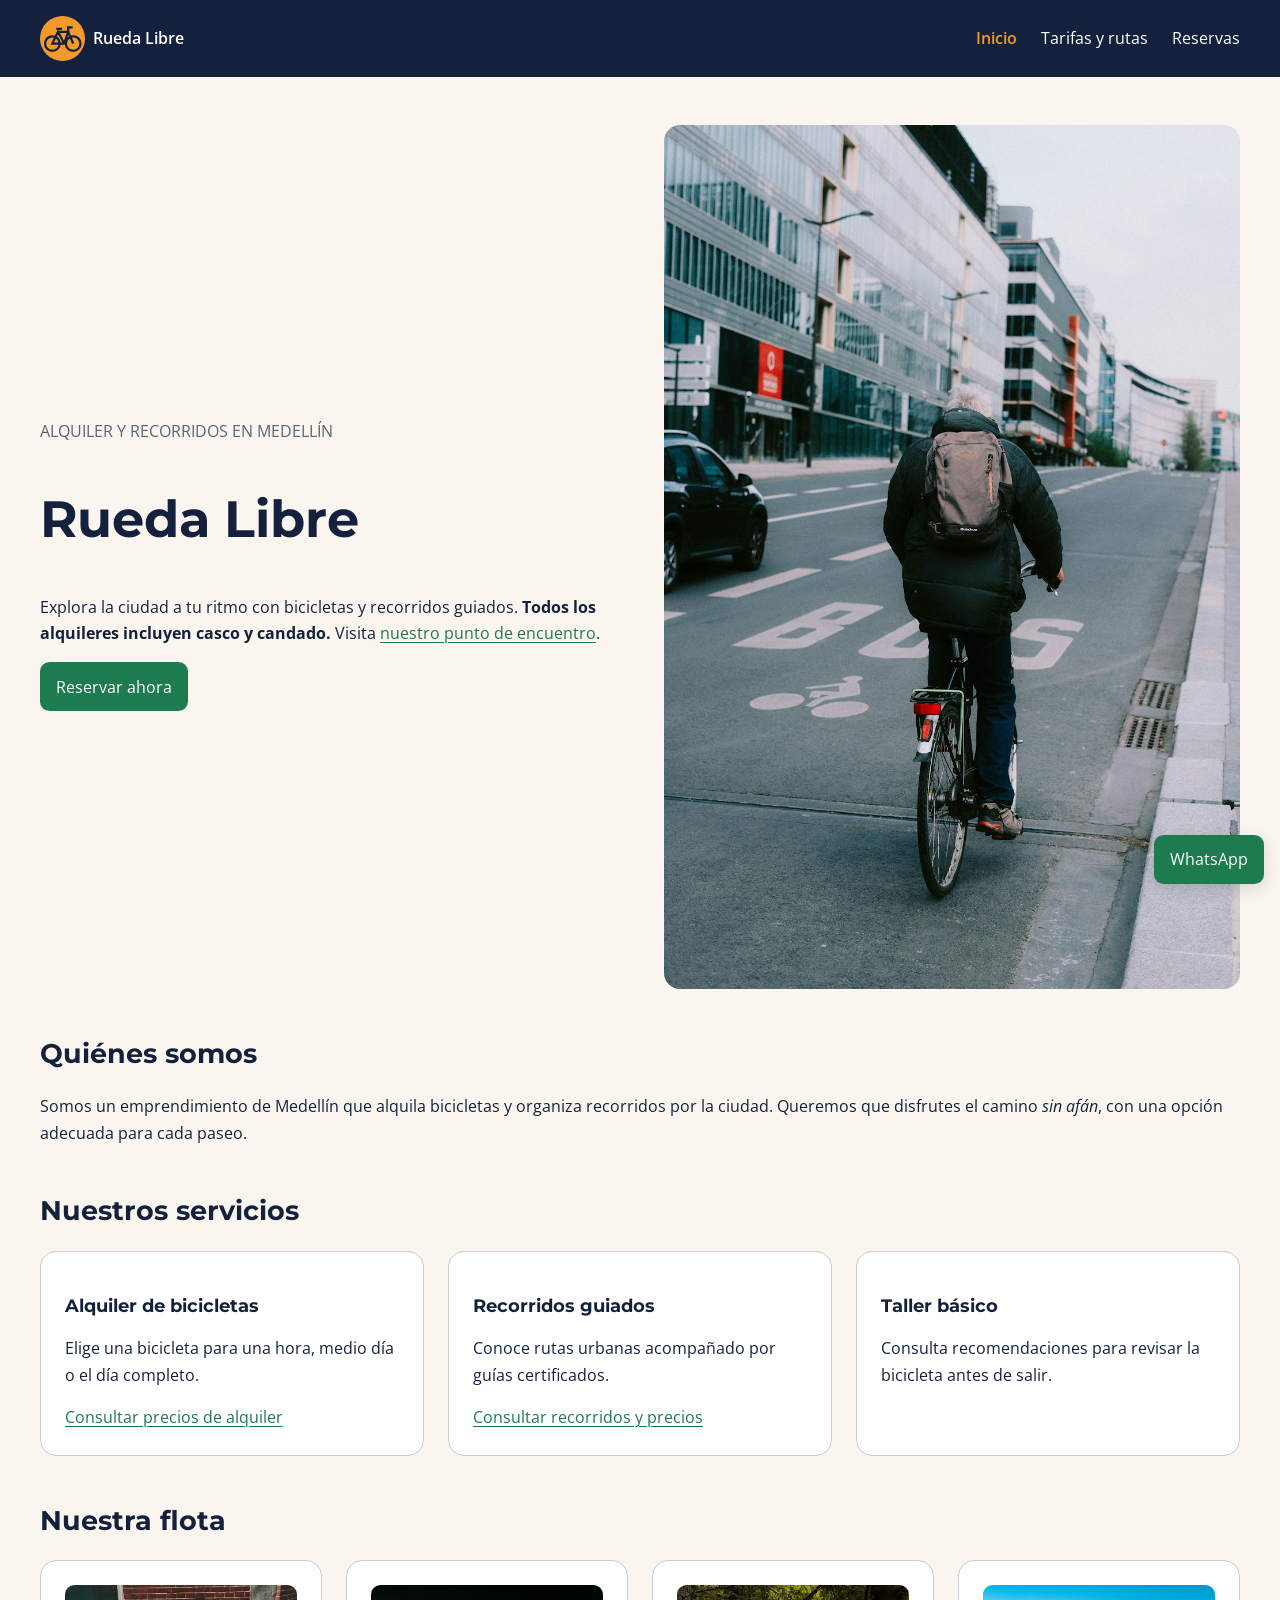
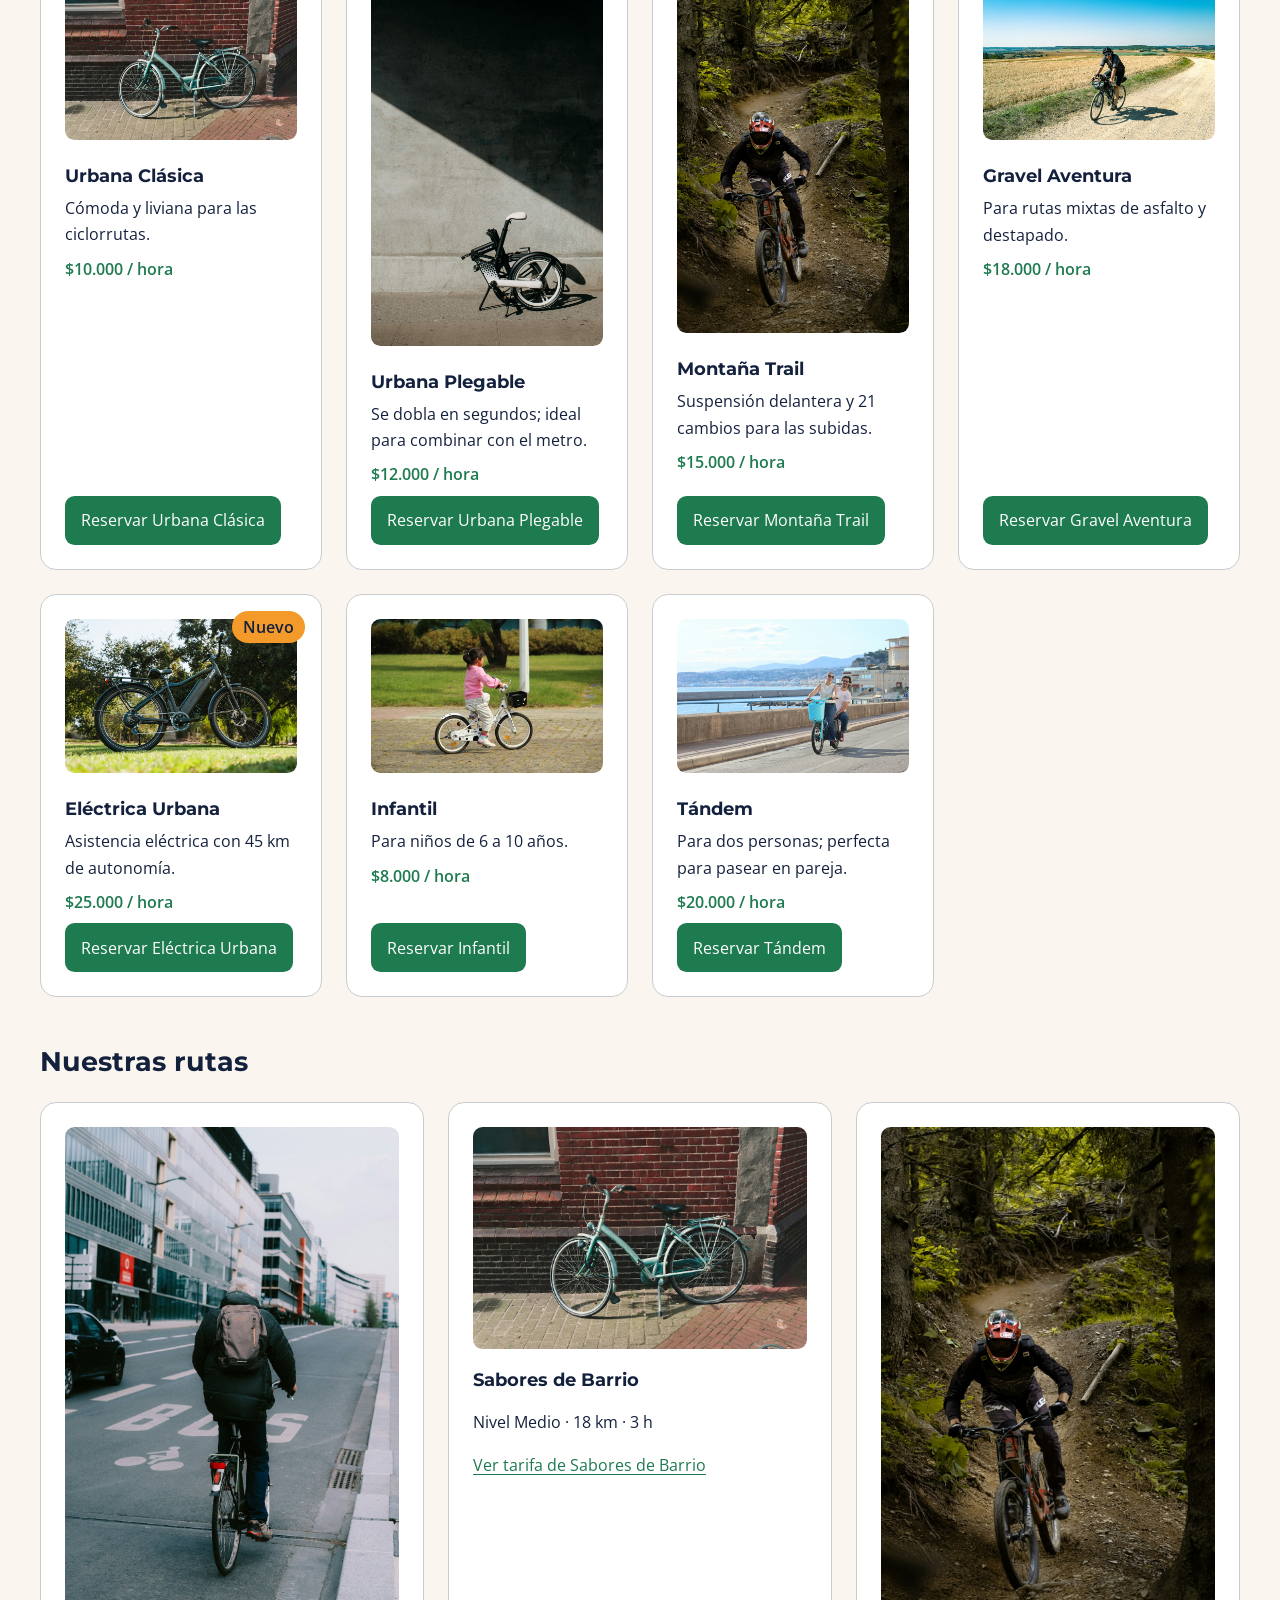
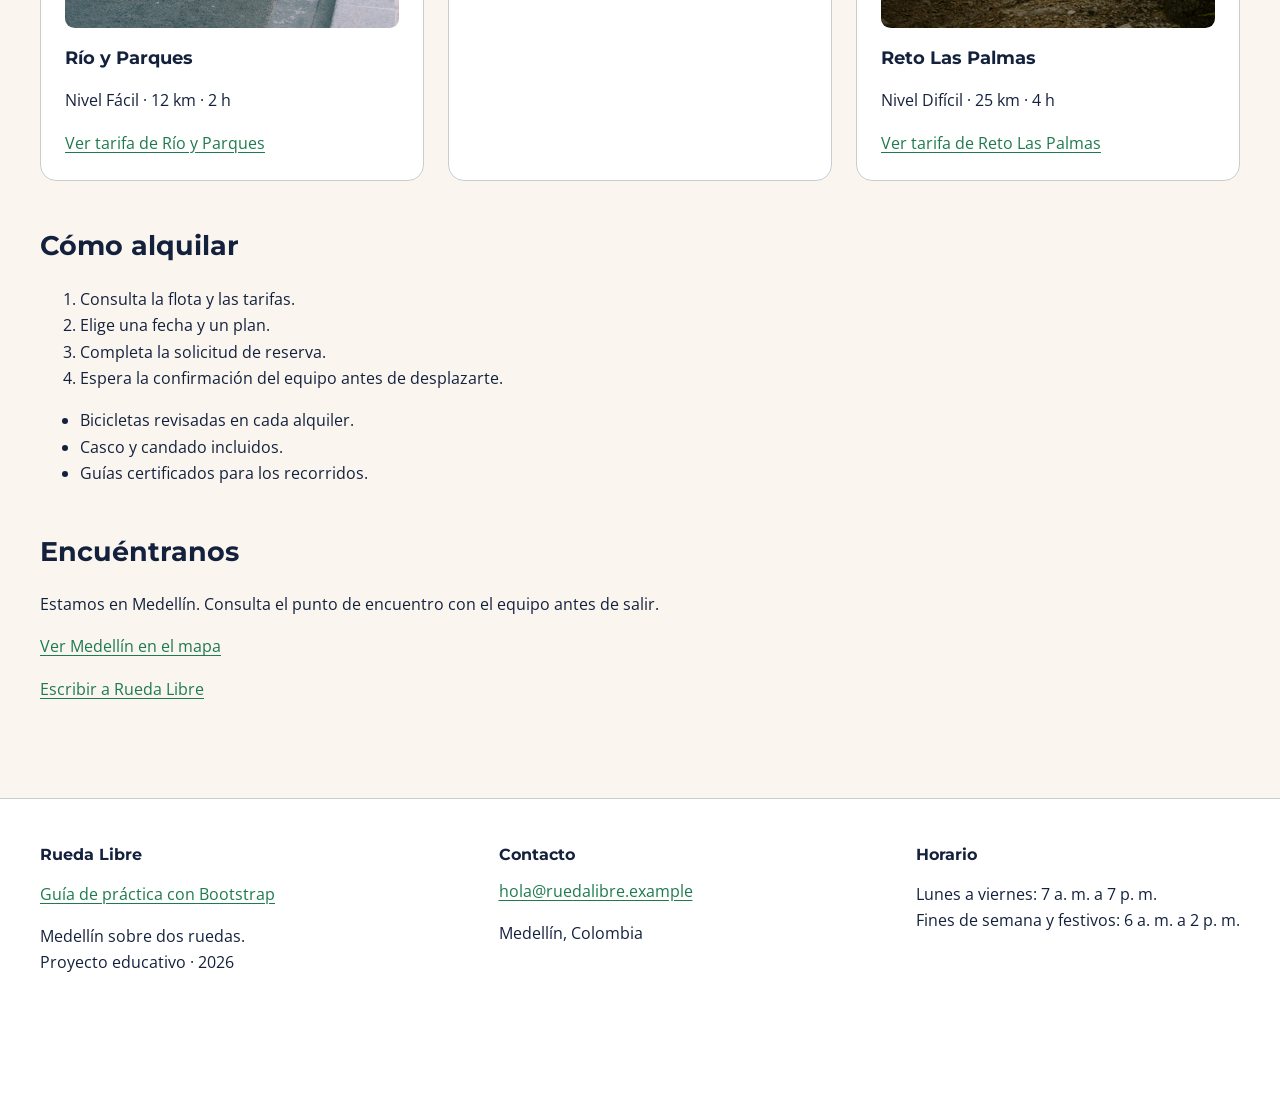
<file: index.html>
<!DOCTYPE html>
<html lang="es">
<head>
  <meta charset="UTF-8">
  <meta name="viewport" content="width=device-width, initial-scale=1">
  <meta name="description" content="Alquiler de bicicletas y recorridos guiados por Medellín.">
  <title>Alquiler de bicicletas en el valle de aburra | Rueda Libre</title>
  <link rel="preconnect" href="https://fonts.googleapis.com">
  <link rel="preconnect" href="https://fonts.gstatic.com" crossorigin>
  <link href="https://fonts.googleapis.com/css2?family=Montserrat:wght@700&amp;family=Open+Sans:wght@400;600&amp;display=swap" rel="stylesheet">
  <link rel="stylesheet" href="css/styles.css">
</head>
<body>
  <a class="salto" href="#contenido">Saltar al contenido</a>
  <header class="encabezado">
    <div class="contenedor barra">
      <a class="marca" href="index.html"><img src="img/logo.svg" alt="" width="80" height="80"> Rueda Libre</a>
      <nav aria-label="Navegación principal"><ul class="menu" id="menu"><li><a href="index.html" class="activo" aria-current="page">Inicio</a></li>
<li><a href="paginas/tarifas.html">Tarifas y rutas</a></li>
<li><a href="paginas/reservas.html">Reservas</a></li></ul></nav>
    </div>
  </header>
  <main id="contenido" class="contenedor">
    <section class="portada" aria-labelledby="titulo">
      <div><p class="texto-secundario">ALQUILER Y RECORRIDOS EN MEDELLÍN</p><h1 id="titulo">Rueda Libre</h1><p>Explora la ciudad a tu ritmo con bicicletas y recorridos guiados. <strong>Todos los alquileres incluyen casco y candado.</strong> Visita <a href="#encuentranos">nuestro punto de encuentro</a>.</p><a class="boton" href="paginas/reservas.html">Reservar ahora</a></div>
      <img src="img/rio.jpg" alt="Ciclista circulando por una vía urbana" width="800" height="500">
    </section>
    <section aria-labelledby="quienes"><h2 id="quienes">Quiénes somos</h2><p>Somos un emprendimiento de Medellín que alquila bicicletas y organiza recorridos por la ciudad. Queremos que disfrutes el camino <em>sin afán</em>, con una opción adecuada para cada paseo.</p></section>
    <section aria-labelledby="servicios-titulo"><h2 id="servicios-titulo">Nuestros servicios</h2><div class="servicios">
      <article class="tarjeta"><h3>Alquiler de bicicletas</h3><p>Elige una bicicleta para una hora, medio día o el día completo.</p><a href="paginas/tarifas.html">Consultar precios de alquiler</a></article>
      <article class="tarjeta"><h3>Recorridos guiados</h3><p>Conoce rutas urbanas acompañado por guías certificados.</p><a href="paginas/tarifas.html#recorridos">Consultar recorridos y precios</a></article>
      <article class="tarjeta"><h3>Taller básico</h3><p>Consulta recomendaciones para revisar la bicicleta antes de salir.</p></article>
    </div></section>
    <!-- Referencia con CSS Grid. La práctica de Bootstrap se crea en un archivo nuevo dentro de pruebas/. -->
    <section id="flota" aria-labelledby="flota-titulo"><h2 id="flota-titulo">Nuestra flota</h2><div class="flota">
      <article class="tarjeta bici">
        <img src="img/urbana.jpg" alt="Bicicleta urbana fotografiada en una calle" width="640" height="400" loading="lazy">
        <h3>Urbana Clásica</h3><p>Cómoda y liviana para las ciclorrutas.</p><p class="precio">$10.000 / hora</p>
        <a class="boton" href="paginas/reservas.html">Reservar Urbana Clásica</a>
      </article>
      <article class="tarjeta bici">
        <img src="img/plegable.jpg" alt="Bicicleta plegable compacta fotografiada junto a una pared" width="640" height="400" loading="lazy">
        <h3>Urbana Plegable</h3><p>Se dobla en segundos; ideal para combinar con el metro.</p><p class="precio">$12.000 / hora</p>
        <a class="boton" href="paginas/reservas.html">Reservar Urbana Plegable</a>
      </article>
      <article class="tarjeta bici">
        <img src="img/montana.jpg" alt="Ciclista en bicicleta de montaña por un sendero forestal" width="640" height="400" loading="lazy">
        <h3>Montaña Trail</h3><p>Suspensión delantera y 21 cambios para las subidas.</p><p class="precio">$15.000 / hora</p>
        <a class="boton" href="paginas/reservas.html">Reservar Montaña Trail</a>
      </article>
      <article class="tarjeta bici">
        <img src="img/gravel.jpg" alt="Ciclista con equipo en bicicleta por un camino rural de grava" width="640" height="400" loading="lazy">
        <h3>Gravel Aventura</h3><p>Para rutas mixtas de asfalto y destapado.</p><p class="precio">$18.000 / hora</p>
        <a class="boton" href="paginas/reservas.html">Reservar Gravel Aventura</a>
      </article>
      <article class="tarjeta bici">
        <img src="img/electrica.jpg" alt="Bicicleta eléctrica estacionada en un parque" width="640" height="400" loading="lazy">
        <span class="nuevo">Nuevo</span><h3>Eléctrica Urbana</h3><p>Asistencia eléctrica con 45 km de autonomía.</p><p class="precio">$25.000 / hora</p>
        <a class="boton" href="paginas/reservas.html">Reservar Eléctrica Urbana</a>
      </article>
      <article class="tarjeta bici">
        <img src="img/infantil.jpg" alt="Niña montando una bicicleta infantil en un parque" width="640" height="400" loading="lazy">
        <h3>Infantil</h3><p>Para niños de 6 a 10 años.</p><p class="precio">$8.000 / hora</p>
        <a class="boton" href="paginas/reservas.html">Reservar Infantil</a>
      </article>
      <article class="tarjeta bici">
        <img src="img/tandem.jpg" alt="Pareja montando una bicicleta tándem junto al mar" width="640" height="400" loading="lazy">
        <h3>Tándem</h3><p>Para dos personas; perfecta para pasear en pareja.</p><p class="precio">$20.000 / hora</p>
        <a class="boton" href="paginas/reservas.html">Reservar Tándem</a>
      </article>
    </div></section>
    <section aria-labelledby="rutas-titulo"><h2 id="rutas-titulo">Nuestras rutas</h2><div class="rutas"><article class="tarjeta"><img src="img/rio.jpg" alt="Ciclista circulando por una vía urbana" width="800" height="500" loading="lazy"><h3>Río y Parques</h3><p>Nivel Fácil · 12 km · 2 h</p><a href="paginas/tarifas.html#recorridos">Ver tarifa de Río y Parques</a></article>
<article class="tarjeta"><img src="img/barrio.jpg" alt="Bicicleta urbana turquesa estacionada junto a una pared de ladrillo" width="800" height="500" loading="lazy"><h3>Sabores de Barrio</h3><p>Nivel Medio · 18 km · 3 h</p><a href="paginas/tarifas.html#recorridos">Ver tarifa de Sabores de Barrio</a></article>
<article class="tarjeta"><img src="img/palmas.jpg" alt="Ciclista recorriendo un sendero de montaña" width="800" height="500" loading="lazy"><h3>Reto Las Palmas</h3><p>Nivel Difícil · 25 km · 4 h</p><a href="paginas/tarifas.html#recorridos">Ver tarifa de Reto Las Palmas</a></article></div></section>
    <section aria-labelledby="como"><h2 id="como">Cómo alquilar</h2><ol><li>Consulta la flota y las tarifas.</li><li>Elige una fecha y un plan.</li><li>Completa la solicitud de reserva.</li><li>Espera la confirmación del equipo antes de desplazarte.</li></ol><ul><li>Bicicletas revisadas en cada alquiler.</li><li>Casco y candado incluidos.</li><li>Guías certificados para los recorridos.</li></ul></section>
    <section id="encuentranos"><h2>Encuéntranos</h2><p>Estamos en Medellín. Consulta el punto de encuentro con el equipo antes de salir.</p><a href="https://www.openstreetmap.org/#map=13/6.2442/-75.5812" target="_blank" rel="noopener noreferrer">Ver Medellín en el mapa</a><p><a href="mailto:hola@ruedalibre.example">Escribir a Rueda Libre</a></p></section>
  </main>
  <footer class="pie">
    <div class="contenedor pie-bloques">
      <div><h2>Rueda Libre</h2><p><a href="guia/">Guía de práctica con Bootstrap</a></p><p>Medellín sobre dos ruedas.<br>Proyecto educativo · 2026</p></div>
      <div><h2>Contacto</h2><a href="mailto:hola@ruedalibre.example">hola@ruedalibre.example</a><p>Medellín, Colombia</p></div>
      <div><h2>Horario</h2><p>Lunes a viernes: 7 a. m. a 7 p. m.<br>Fines de semana y festivos: 6 a. m. a 2 p. m.</p></div>
    </div>
  </footer>
  <a class="boton whatsapp" href="https://wa.me/573000000000" target="_blank" rel="noopener noreferrer">WhatsApp</a>
</body>
</html>
</file>
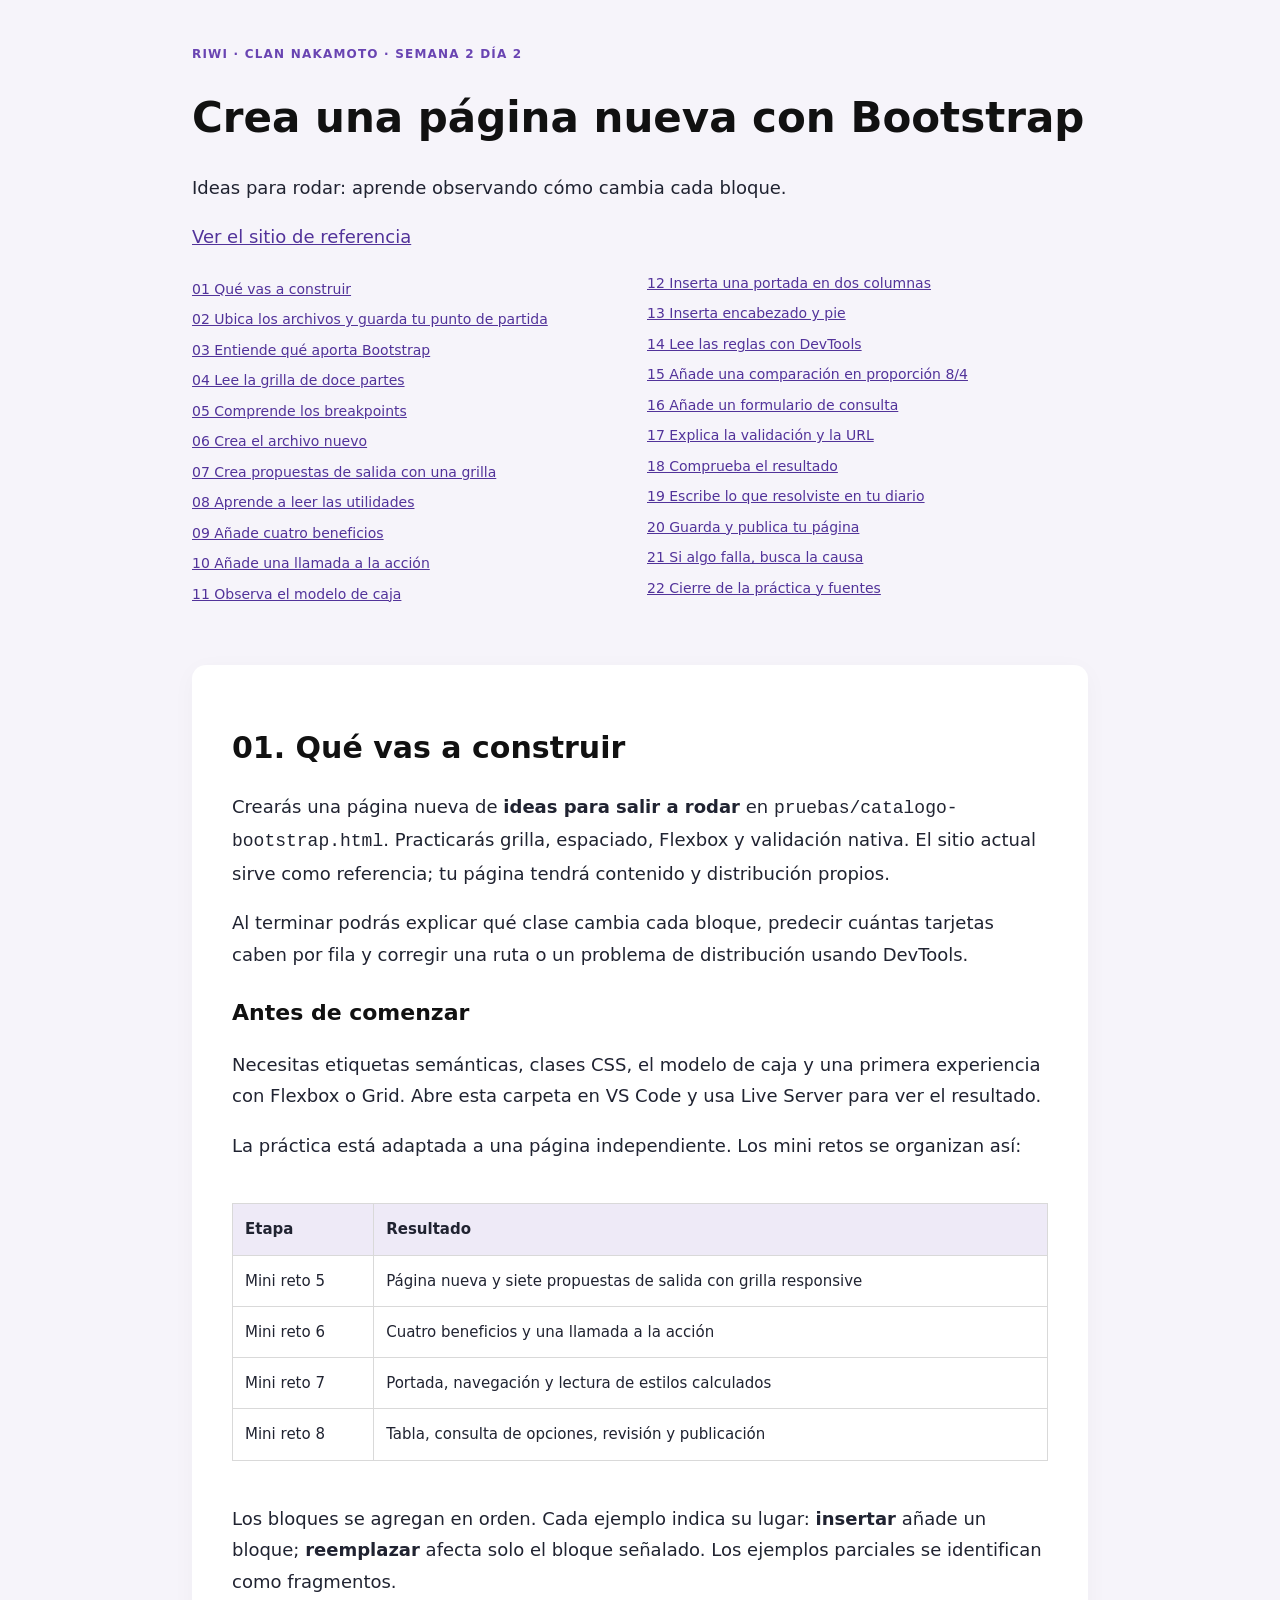
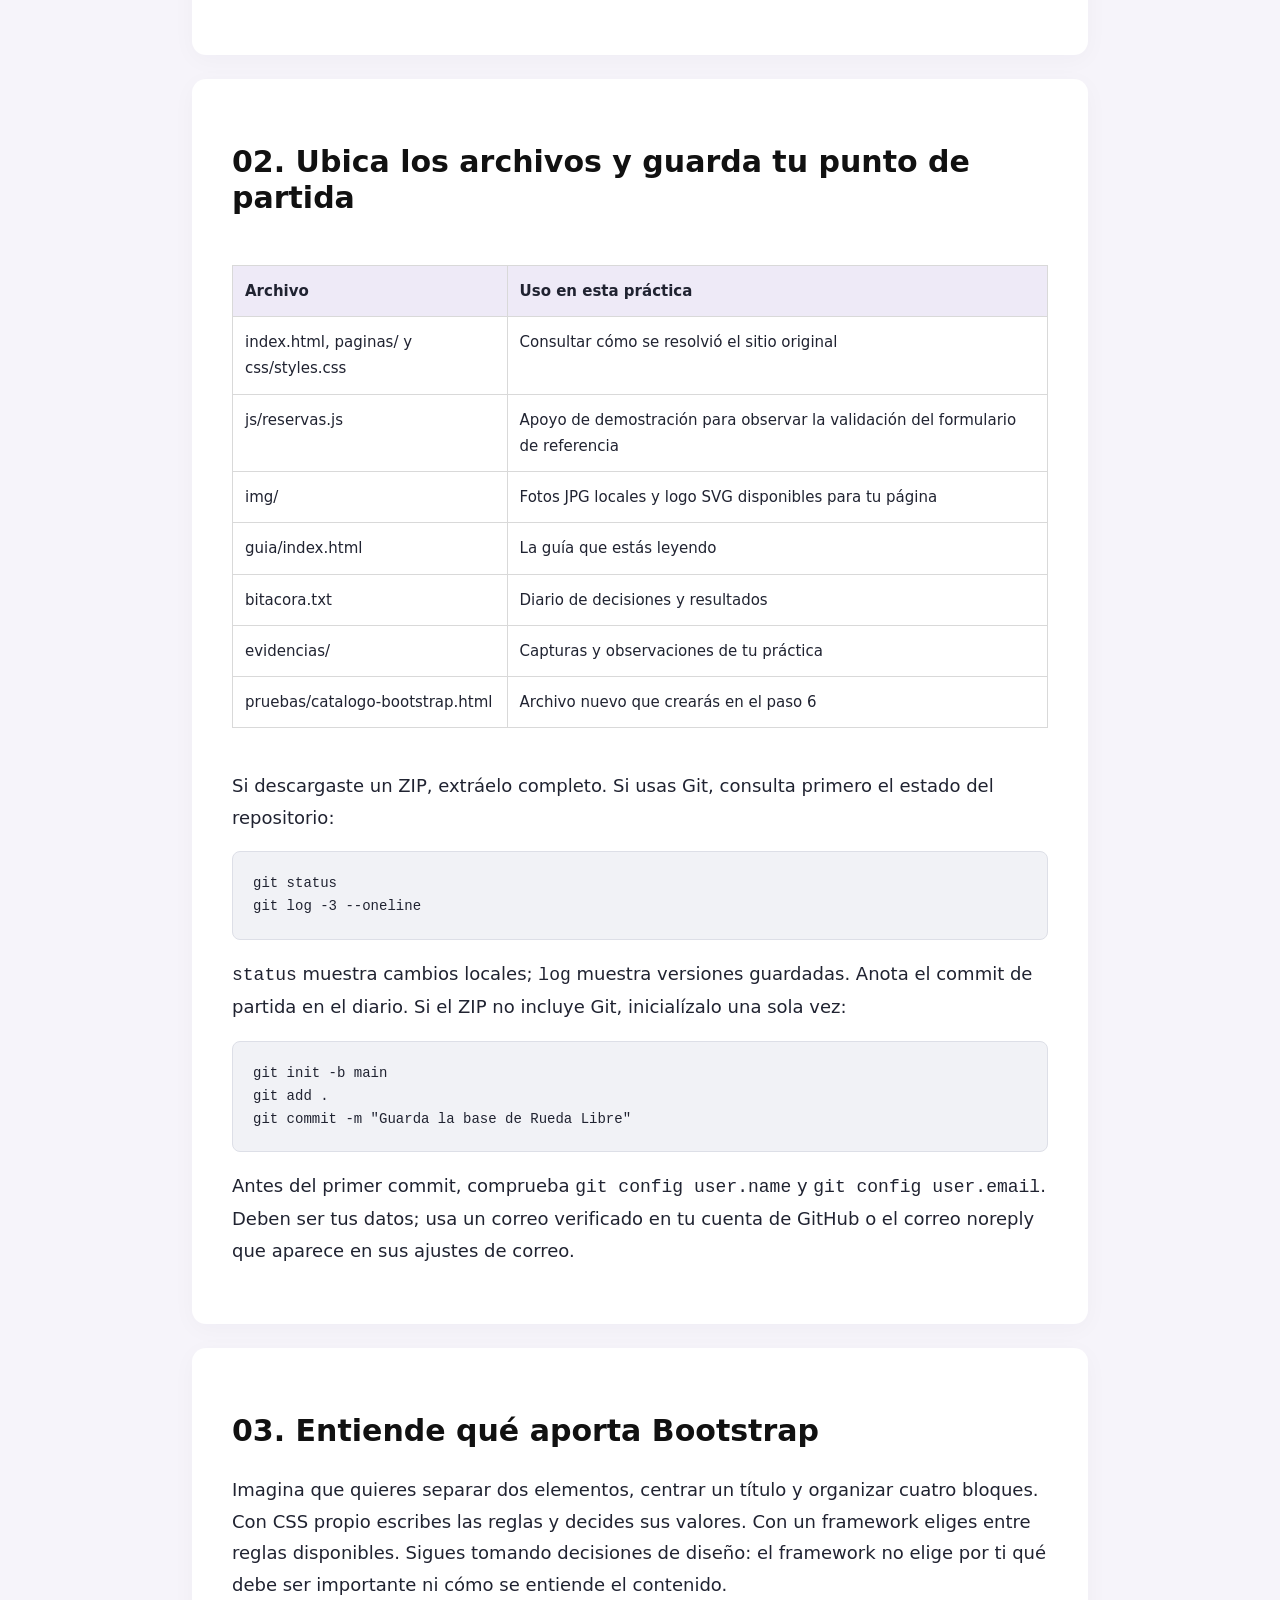
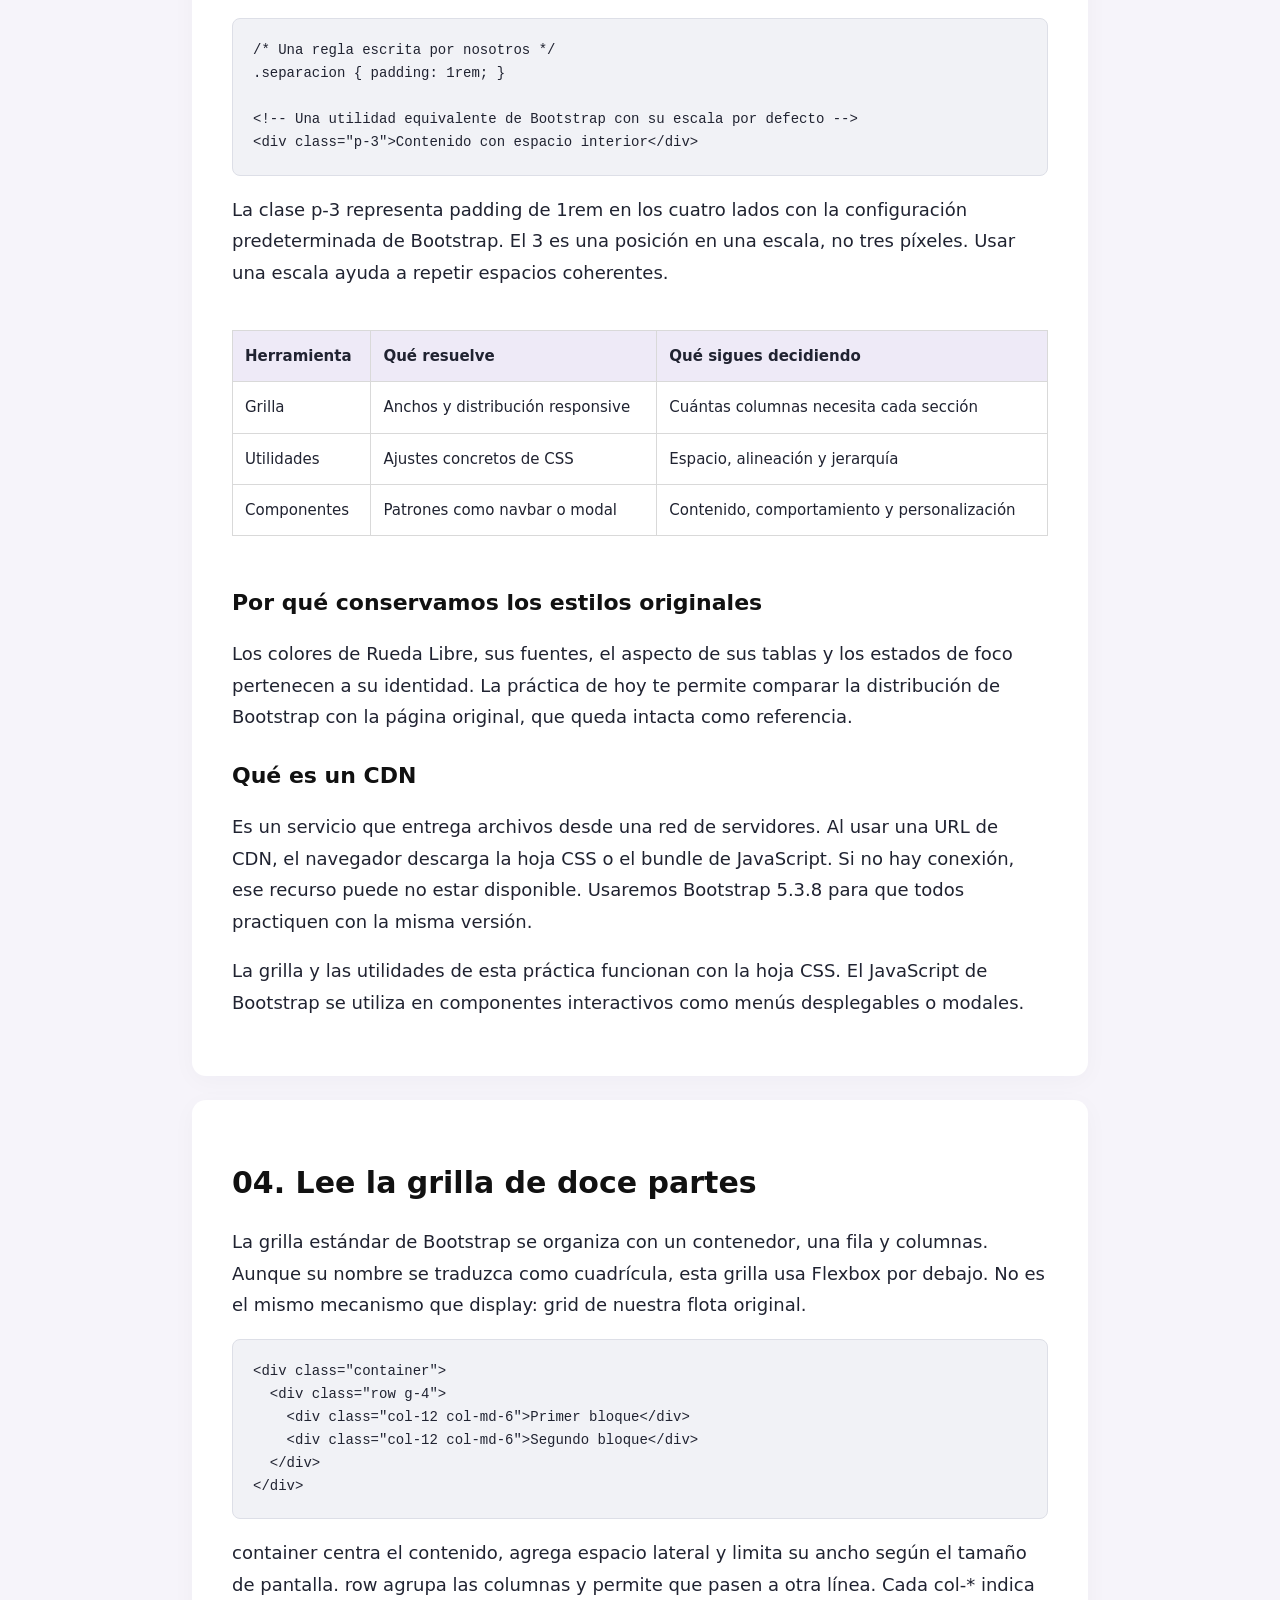
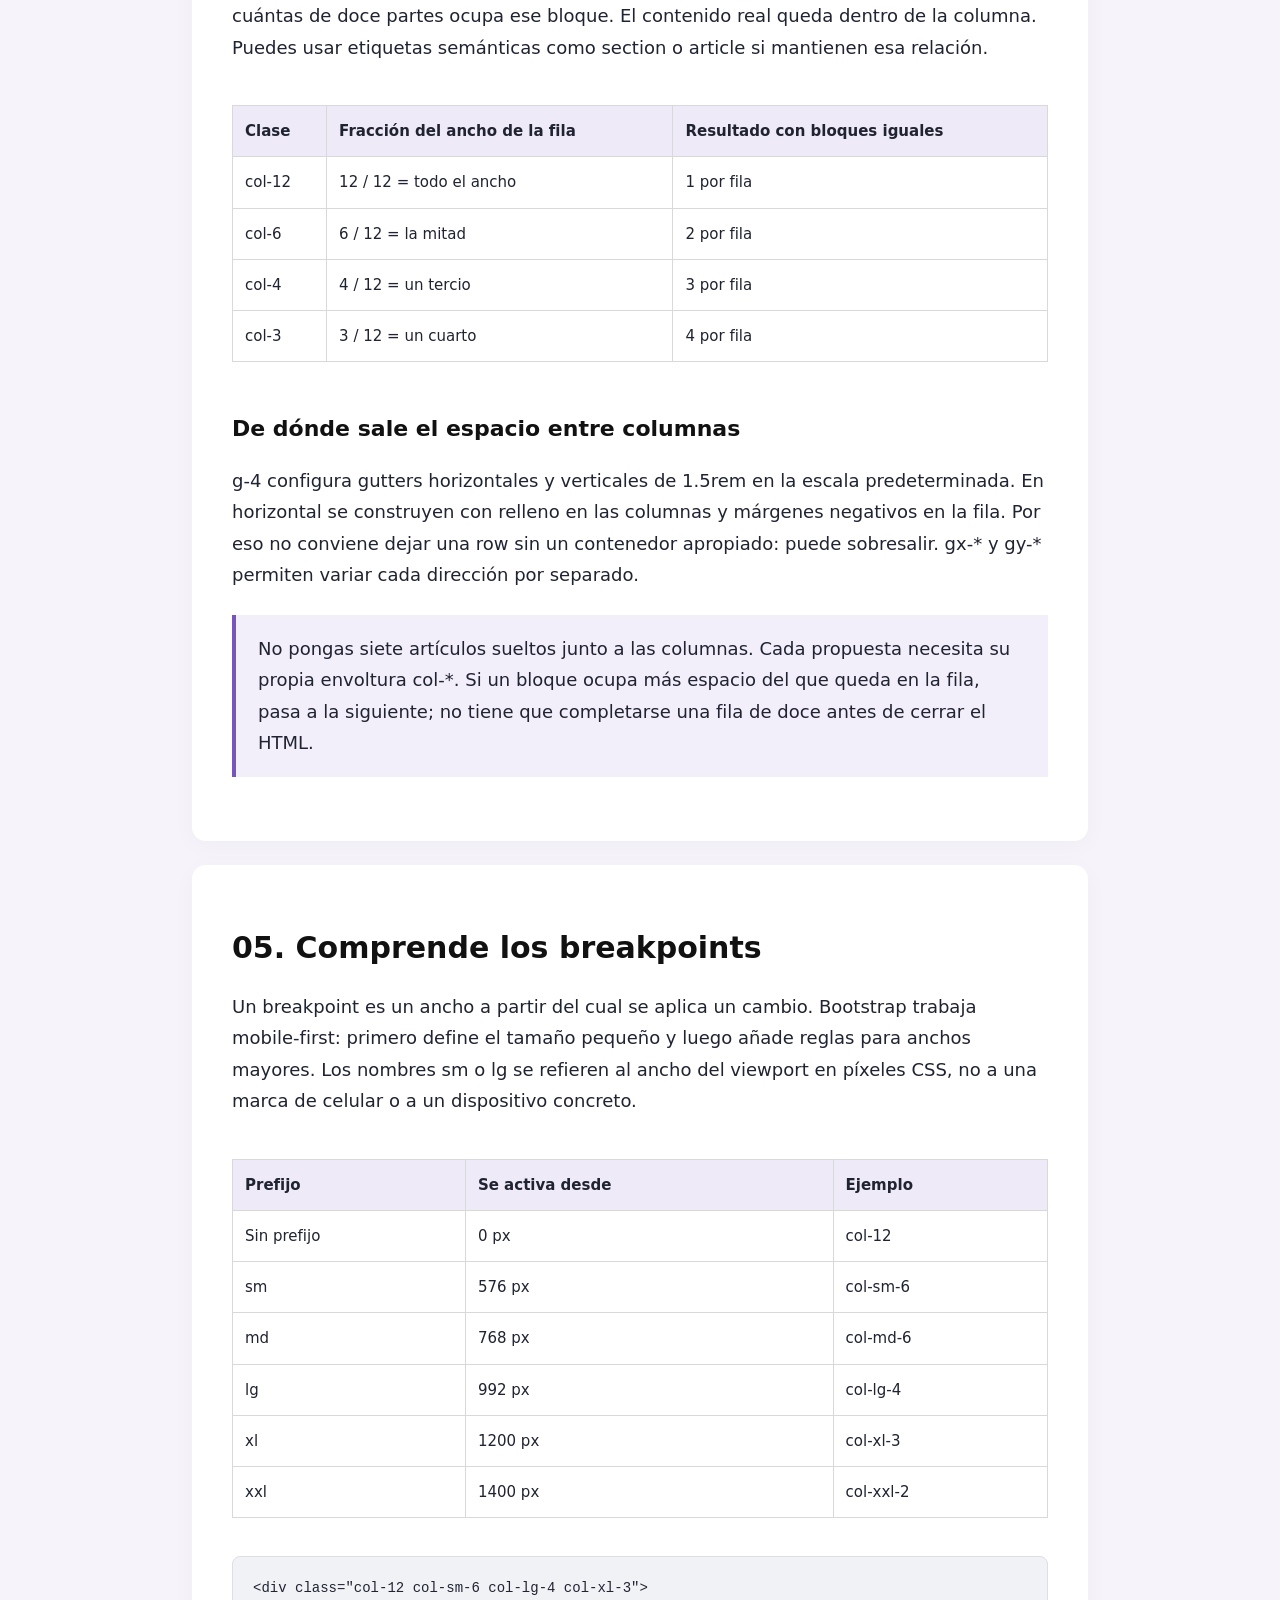
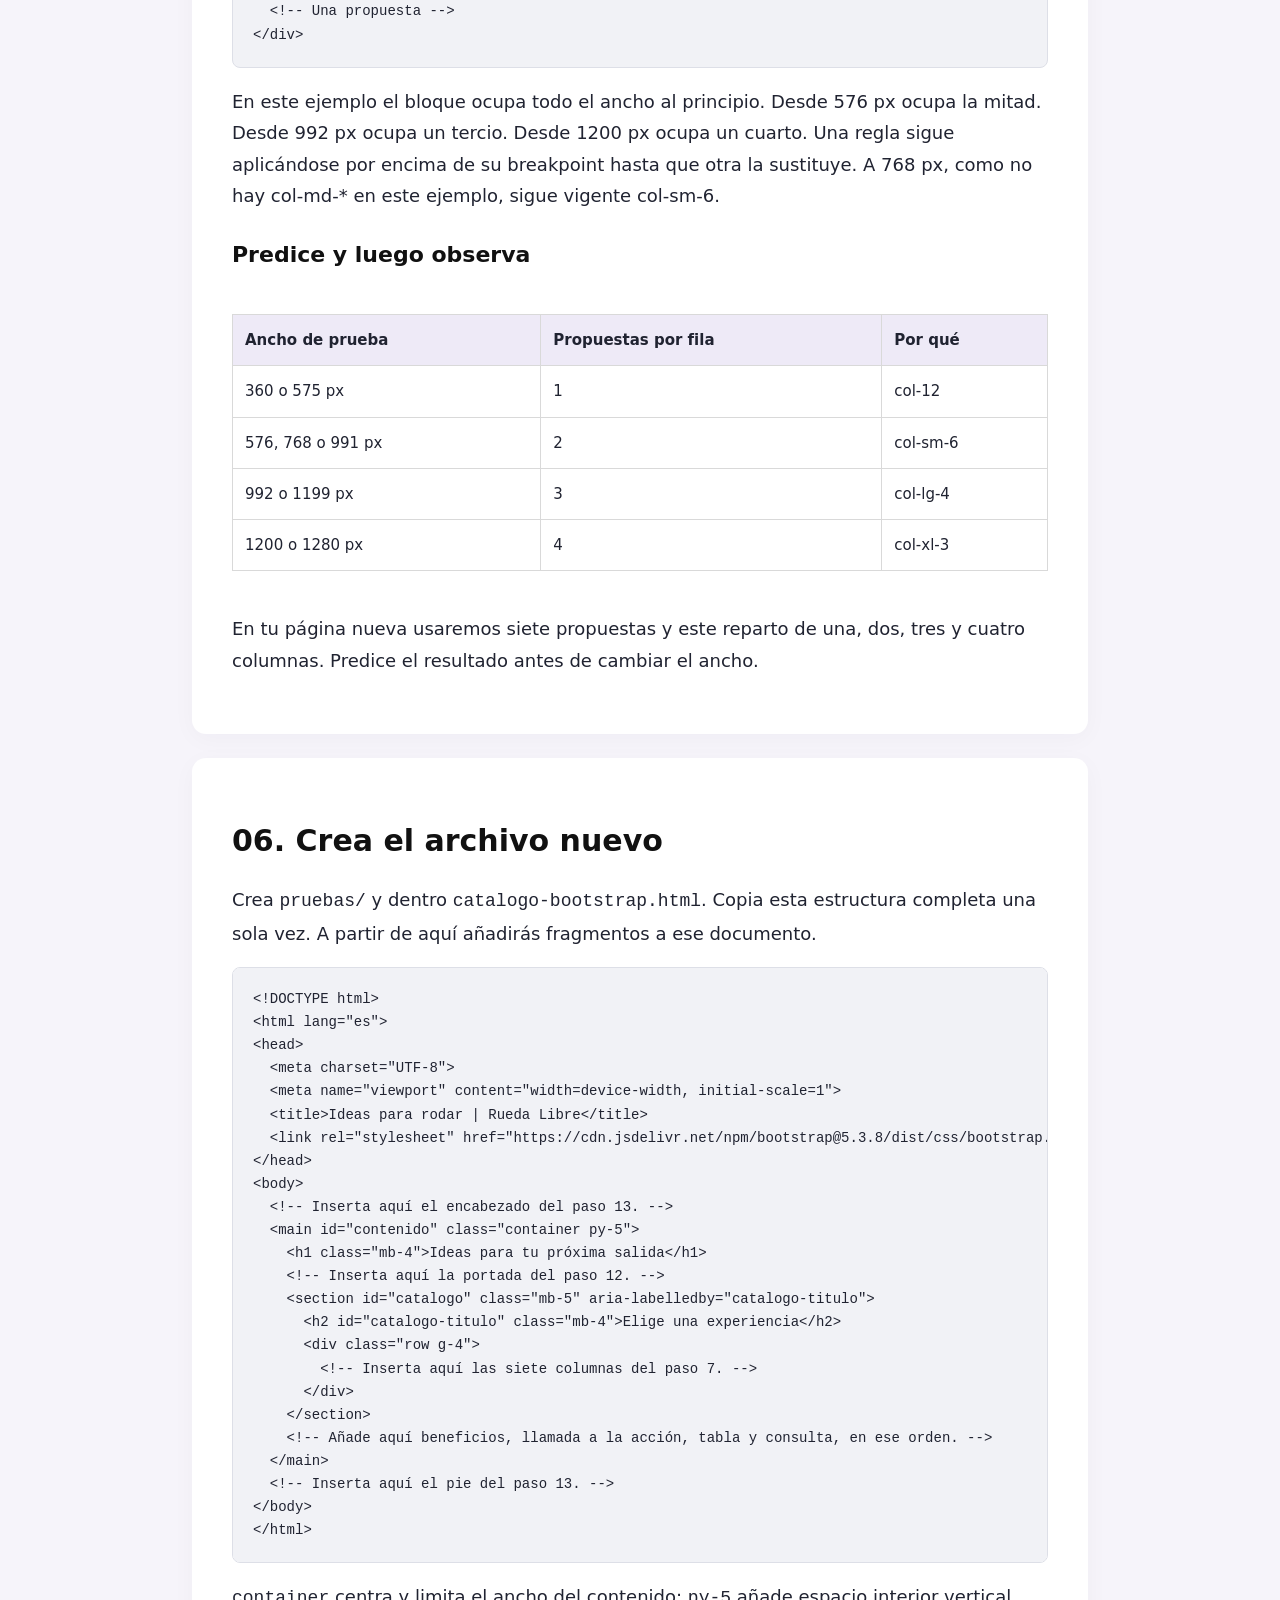
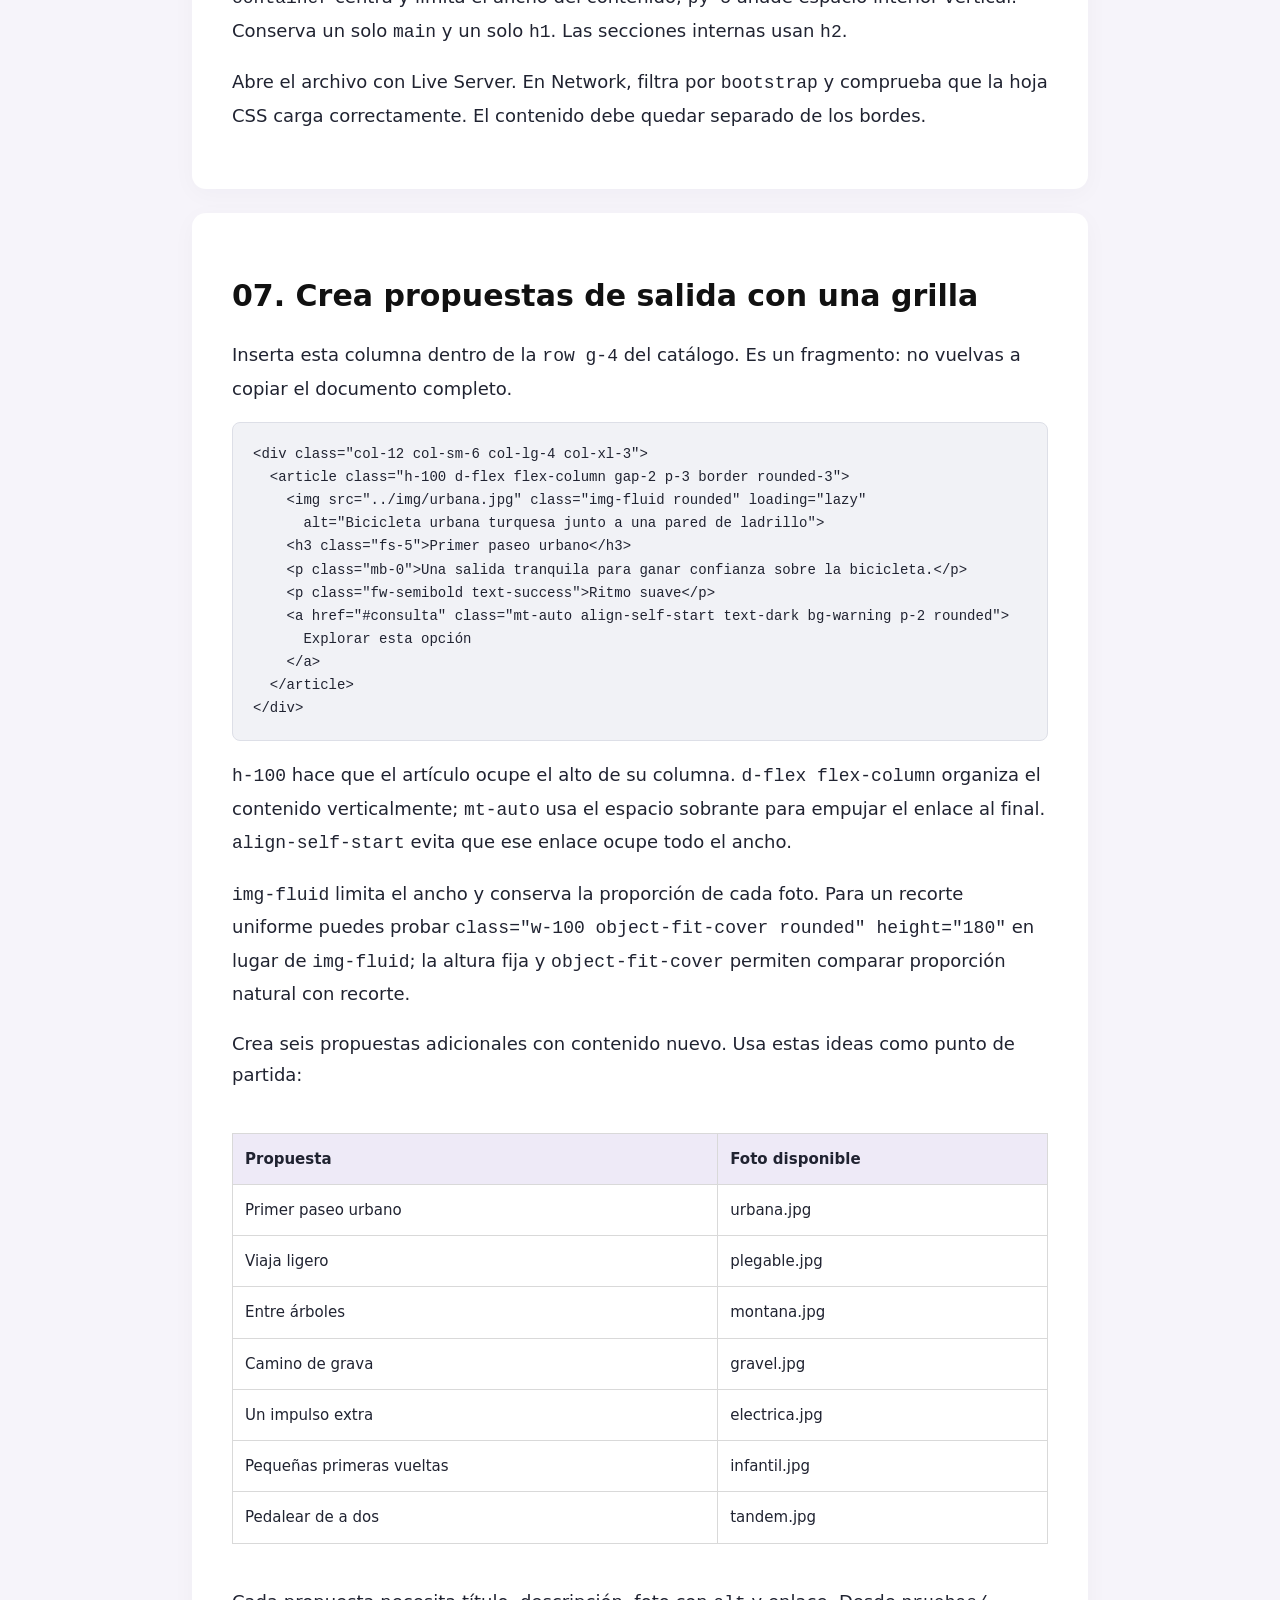
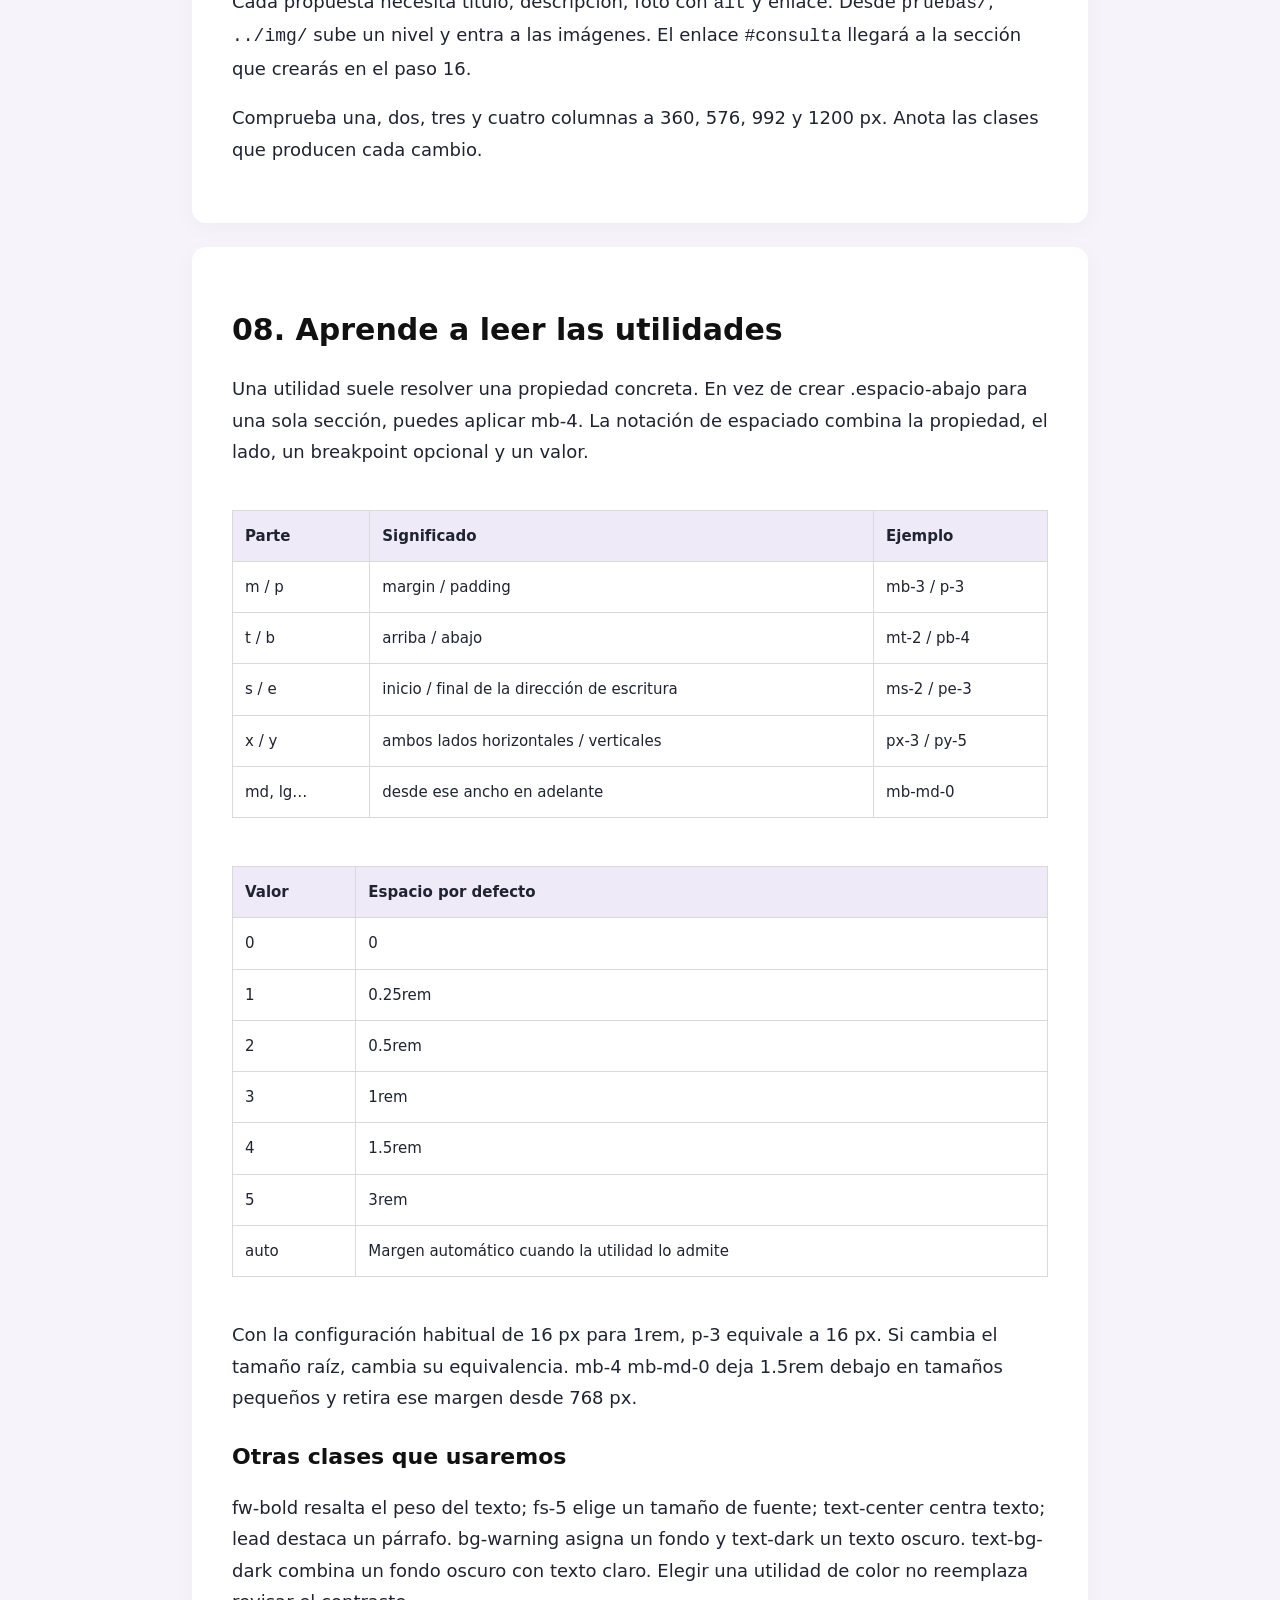
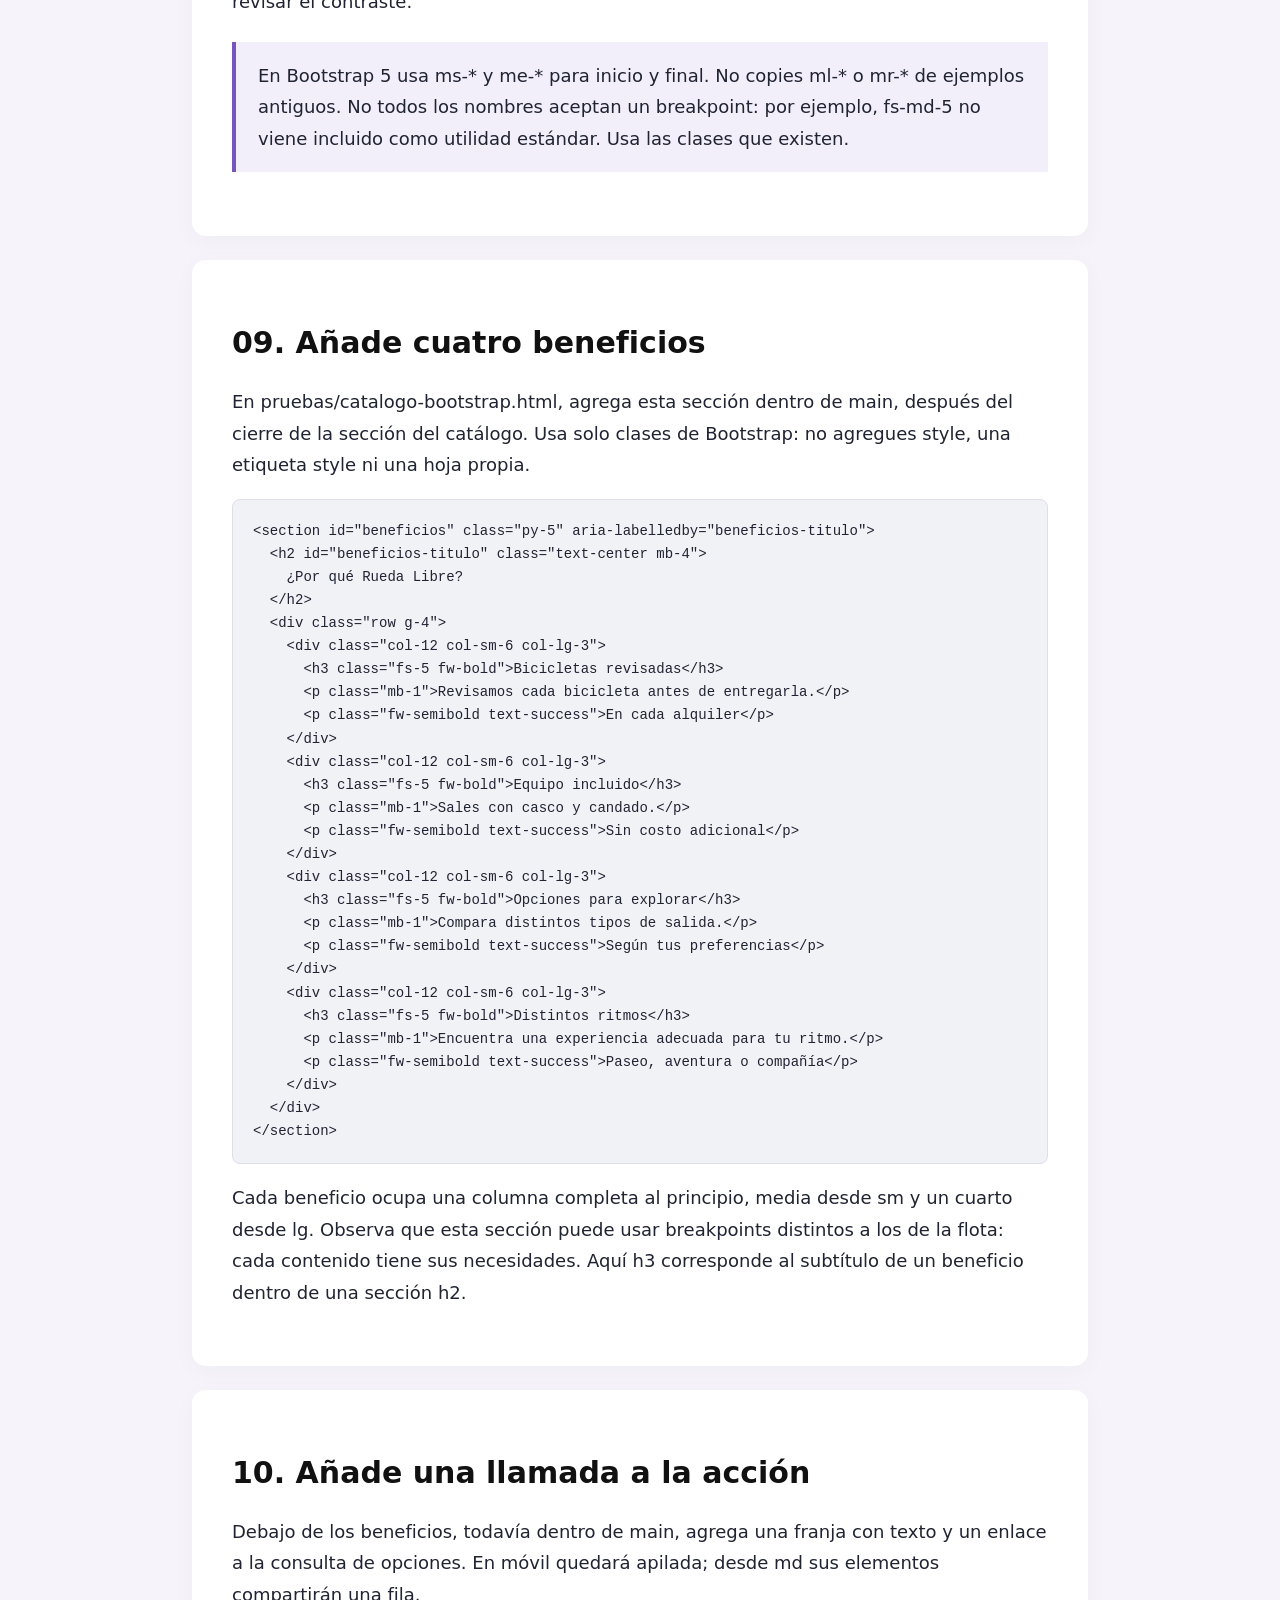
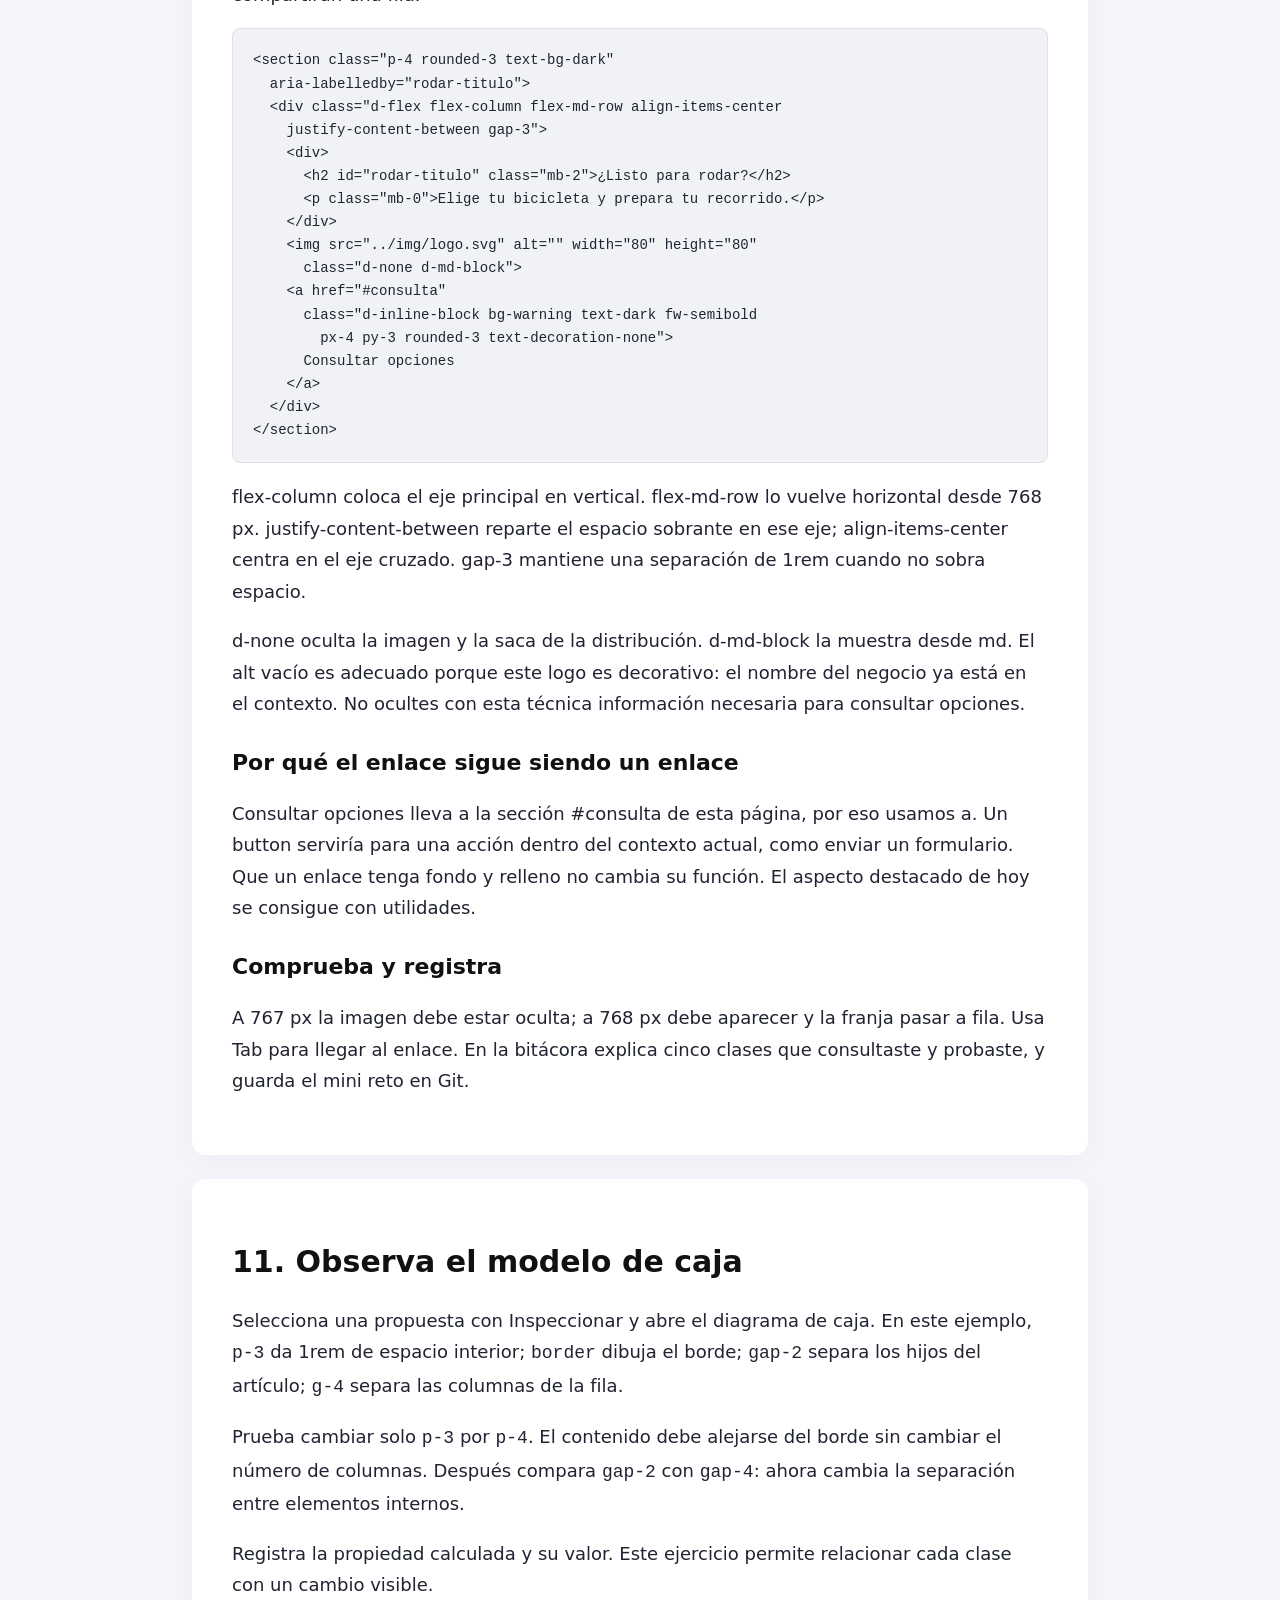
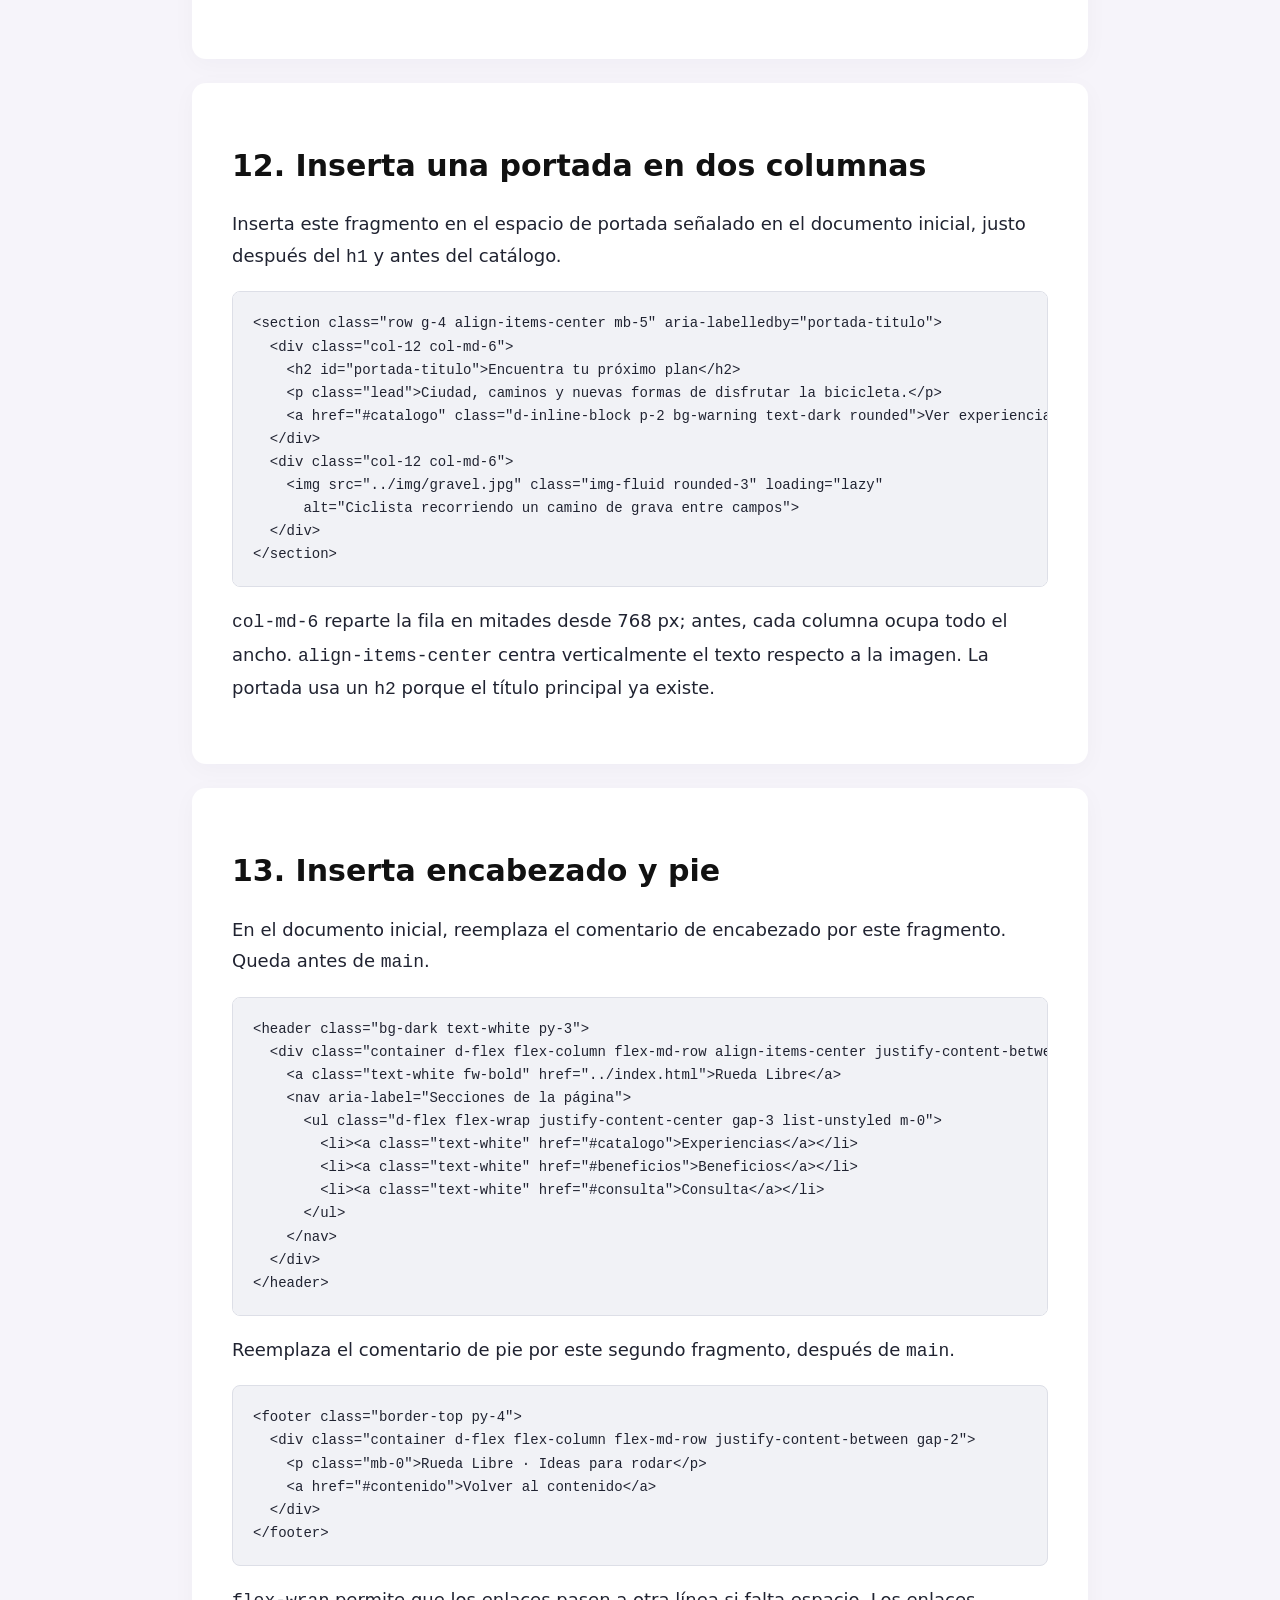
<file: guia/index.html>
<!DOCTYPE html>
<html lang="es">
<head><meta charset="utf-8"><meta name="viewport" content="width=device-width, initial-scale=1">
<title>Guía de Bootstrap — Rueda Libre</title><meta name="description" content="Crea una página nueva con Bootstrap: grilla, utilidades, formularios y publicación paso a paso.">
<style>body{margin:0;background:#f6f4fa;color:#202331;font:18px/1.75 system-ui,sans-serif}header,main{max-width:960px;margin:auto;padding:32px}header{padding-bottom:0}section{background:white;margin:24px 0;padding:40px;border-radius:14px;box-shadow:0 5px 25px #19103a08}h1,h2,h3{color:#111;line-height:1.2}h1{font-size:42px}h2{font-size:30px}h3{font-size:22px;margin-top:30px}.eyebrow{font-size:12px;letter-spacing:.1em;color:#6944b2;font-weight:800}pre{background:#f1f2f6;border:1px solid #dddfe7;border-radius:8px;padding:20px;overflow:auto;font:14px/1.65 Consolas,monospace;white-space:pre}table{width:100%;border-collapse:collapse;font-size:15px;margin:24px 0}td,th{padding:12px;text-align:left;border:1px solid #d9d9d9;vertical-align:top}th{background:#eeeaf7}aside{padding:18px 22px;background:#f3effa;border-left:4px solid #7755bd;margin:24px 0}a{color:#52339a;overflow-wrap:anywhere}nav{columns:2;font-size:14px}nav a{display:block;margin:6px 0}@media(max-width:600px){main,header{padding:14px}section{padding:22px}nav{columns:1}}@media print{body{background:white}header nav{display:none}section{break-before:page;box-shadow:none;margin:0;padding:0}pre{white-space:pre-wrap;font-size:9px}main{padding:0}}*{box-sizing:border-box}body{overflow-wrap:break-word}header,main{width:100%}pre{max-width:100%;overflow:auto}code{font-family:Consolas,monospace}p code,td code{overflow-wrap:anywhere}pre code{font-size:inherit}a:focus-visible,summary:focus-visible{outline:3px solid #6944b2;outline-offset:3px}.tabla-scroll{overflow:auto}details{padding:16px;background:#f3effa;border-radius:8px}summary{cursor:pointer;font-weight:600}</style></head>
<body><header><p class="eyebrow">RIWI · CLAN NAKAMOTO · SEMANA 2 DÍA 2</p><h1>Crea una página nueva con Bootstrap</h1><p>Ideas para rodar: aprende observando cómo cambia cada bloque.</p><p><a href="../index.html">Ver el sitio de referencia</a></p><nav aria-label="Contenido de la guía"><a href="#s0">01 Qué vas a construir</a>
<a href="#s1">02 Ubica los archivos y guarda tu punto de partida</a>
<a href="#s2">03 Entiende qué aporta Bootstrap</a>
<a href="#s3">04 Lee la grilla de doce partes</a>
<a href="#s4">05 Comprende los breakpoints</a>
<a href="#s5">06 Crea el archivo nuevo</a>
<a href="#s6">07 Crea propuestas de salida con una grilla</a>
<a href="#s7">08 Aprende a leer las utilidades</a>
<a href="#s8">09 Añade cuatro beneficios</a>
<a href="#s9">10 Añade una llamada a la acción</a>
<a href="#s10">11 Observa el modelo de caja</a>
<a href="#s11">12 Inserta una portada en dos columnas</a>
<a href="#s12">13 Inserta encabezado y pie</a>
<a href="#s13">14 Lee las reglas con DevTools</a>
<a href="#s14">15 Añade una comparación en proporción 8/4</a>
<a href="#s15">16 Añade un formulario de consulta</a>
<a href="#s16">17 Explica la validación y la URL</a>
<a href="#s17">18 Comprueba el resultado</a>
<a href="#s18">19 Escribe lo que resolviste en tu diario</a>
<a href="#s19">20 Guarda y publica tu página</a>
<a href="#s20">21 Si algo falla, busca la causa</a>
<a href="#s21">22 Cierre de la práctica y fuentes</a>
</nav></header>
<main><section id="s0"><h2>01. Qué vas a construir</h2>
<p>Crearás una página nueva de <strong>ideas para salir a rodar</strong> en <code>pruebas/catalogo-bootstrap.html</code>. Practicarás grilla, espaciado, Flexbox y validación nativa. El sitio actual sirve como referencia; tu página tendrá contenido y distribución propios.</p>
<p>Al terminar podrás explicar qué clase cambia cada bloque, predecir cuántas tarjetas caben por fila y corregir una ruta o un problema de distribución usando DevTools.</p>
<h3>Antes de comenzar</h3><p>Necesitas etiquetas semánticas, clases CSS, el modelo de caja y una primera experiencia con Flexbox o Grid. Abre esta carpeta en VS Code y usa Live Server para ver el resultado.</p>
<p>La práctica está adaptada a una página independiente. Los mini retos se organizan así:</p>
<div class="tabla-scroll"><table><tr><th>Etapa</th><th>Resultado</th></tr><tr><td>Mini reto 5</td><td>Página nueva y siete propuestas de salida con grilla responsive</td></tr><tr><td>Mini reto 6</td><td>Cuatro beneficios y una llamada a la acción</td></tr><tr><td>Mini reto 7</td><td>Portada, navegación y lectura de estilos calculados</td></tr><tr><td>Mini reto 8</td><td>Tabla, consulta de opciones, revisión y publicación</td></tr></table></div>
<p>Los bloques se agregan en orden. Cada ejemplo indica su lugar: <strong>insertar</strong> añade un bloque; <strong>reemplazar</strong> afecta solo el bloque señalado. Los ejemplos parciales se identifican como fragmentos.</p>
</section>
<section id="s1"><h2>02. Ubica los archivos y guarda tu punto de partida</h2>
<div class="tabla-scroll"><table><tr><th>Archivo</th><th>Uso en esta práctica</th></tr>
<tr><td>index.html, paginas/ y css/styles.css</td><td>Consultar cómo se resolvió el sitio original</td></tr><tr><td>js/reservas.js</td><td>Apoyo de demostración para observar la validación del formulario de referencia</td></tr><tr><td>img/</td><td>Fotos JPG locales y logo SVG disponibles para tu página</td></tr><tr><td>guia/index.html</td><td>La guía que estás leyendo</td></tr><tr><td>bitacora.txt</td><td>Diario de decisiones y resultados</td></tr><tr><td>evidencias/</td><td>Capturas y observaciones de tu práctica</td></tr><tr><td>pruebas/catalogo-bootstrap.html</td><td>Archivo nuevo que crearás en el paso 6</td></tr></table></div>
<p>Si descargaste un ZIP, extráelo completo. Si usas Git, consulta primero el estado del repositorio:</p><pre><code>git status
git log -3 --oneline</code></pre><p><code>status</code> muestra cambios locales; <code>log</code> muestra versiones guardadas. Anota el commit de partida en el diario. Si el ZIP no incluye Git, inicialízalo una sola vez:</p><pre><code>git init -b main
git add .
git commit -m &quot;Guarda la base de Rueda Libre&quot;</code></pre><p>Antes del primer commit, comprueba <code>git config user.name</code> y <code>git config user.email</code>. Deben ser tus datos; usa un correo verificado en tu cuenta de GitHub o el correo noreply que aparece en sus ajustes de correo.</p>
</section>
<section id="s2"><h2>03. Entiende qué aporta Bootstrap</h2>

<p>Imagina que quieres separar dos elementos, centrar un título y organizar cuatro bloques. Con CSS propio escribes las reglas y decides sus valores. Con un framework eliges entre reglas disponibles. Sigues tomando decisiones de diseño: el framework no elige por ti qué debe ser importante ni cómo se entiende el contenido.</p>
<pre>/* Una regla escrita por nosotros */
.separacion { padding: 1rem; }

&lt;!-- Una utilidad equivalente de Bootstrap con su escala por defecto --&gt;
&lt;div class=&quot;p-3&quot;&gt;Contenido con espacio interior&lt;/div&gt;</pre>
<p>La clase p-3 representa padding de 1rem en los cuatro lados con la configuración predeterminada de Bootstrap. El 3 es una posición en una escala, no tres píxeles. Usar una escala ayuda a repetir espacios coherentes.</p>
<div class="tabla-scroll"><table>
<tr><th>Herramienta</th><th>Qué resuelve</th><th>Qué sigues decidiendo</th></tr>
<tr><td>Grilla</td><td>Anchos y distribución responsive</td><td>Cuántas columnas necesita cada sección</td></tr>
<tr><td>Utilidades</td><td>Ajustes concretos de CSS</td><td>Espacio, alineación y jerarquía</td></tr>
<tr><td>Componentes</td><td>Patrones como navbar o modal</td><td>Contenido, comportamiento y personalización</td></tr>
</table></div>
<h3>Por qué conservamos los estilos originales</h3>
<p>Los colores de Rueda Libre, sus fuentes, el aspecto de sus tablas y los estados de foco pertenecen a su identidad. La práctica de hoy te permite comparar la distribución de Bootstrap con la página original, que queda intacta como referencia.</p>
<h3>Qué es un CDN</h3>
<p>Es un servicio que entrega archivos desde una red de servidores. Al usar una URL de CDN, el navegador descarga la hoja CSS o el bundle de JavaScript. Si no hay conexión, ese recurso puede no estar disponible. Usaremos Bootstrap 5.3.8 para que todos practiquen con la misma versión.</p>
<p>La grilla y las utilidades de esta práctica funcionan con la hoja CSS. El JavaScript de Bootstrap se utiliza en componentes interactivos como menús desplegables o modales.</p>

</section>
<section id="s3"><h2>04. Lee la grilla de doce partes</h2>

<p>La grilla estándar de Bootstrap se organiza con un contenedor, una fila y columnas. Aunque su nombre se traduzca como cuadrícula, esta grilla usa Flexbox por debajo. No es el mismo mecanismo que display: grid de nuestra flota original.</p>
<pre>&lt;div class=&quot;container&quot;&gt;
  &lt;div class=&quot;row g-4&quot;&gt;
    &lt;div class=&quot;col-12 col-md-6&quot;&gt;Primer bloque&lt;/div&gt;
    &lt;div class=&quot;col-12 col-md-6&quot;&gt;Segundo bloque&lt;/div&gt;
  &lt;/div&gt;
&lt;/div&gt;</pre>
<p>container centra el contenido, agrega espacio lateral y limita su ancho según el tamaño de pantalla. row agrupa las columnas y permite que pasen a otra línea. Cada col-* indica cuántas de doce partes ocupa ese bloque. El contenido real queda dentro de la columna. Puedes usar etiquetas semánticas como section o article si mantienen esa relación.</p>
<div class="tabla-scroll"><table>
<tr><th>Clase</th><th>Fracción del ancho de la fila</th><th>Resultado con bloques iguales</th></tr>
<tr><td>col-12</td><td>12 / 12 = todo el ancho</td><td>1 por fila</td></tr>
<tr><td>col-6</td><td>6 / 12 = la mitad</td><td>2 por fila</td></tr>
<tr><td>col-4</td><td>4 / 12 = un tercio</td><td>3 por fila</td></tr>
<tr><td>col-3</td><td>3 / 12 = un cuarto</td><td>4 por fila</td></tr>
</table></div>
<h3>De dónde sale el espacio entre columnas</h3>
<p>g-4 configura gutters horizontales y verticales de 1.5rem en la escala predeterminada. En horizontal se construyen con relleno en las columnas y márgenes negativos en la fila. Por eso no conviene dejar una row sin un contenedor apropiado: puede sobresalir. gx-* y gy-* permiten variar cada dirección por separado.</p>
<aside>No pongas siete artículos sueltos junto a las columnas. Cada propuesta necesita su propia envoltura col-*. Si un bloque ocupa más espacio del que queda en la fila, pasa a la siguiente; no tiene que completarse una fila de doce antes de cerrar el HTML.</aside>

</section>
<section id="s4"><h2>05. Comprende los breakpoints</h2>

<p>Un breakpoint es un ancho a partir del cual se aplica un cambio. Bootstrap trabaja mobile-first: primero define el tamaño pequeño y luego añade reglas para anchos mayores. Los nombres sm o lg se refieren al ancho del viewport en píxeles CSS, no a una marca de celular o a un dispositivo concreto.</p>
<div class="tabla-scroll"><table>
<tr><th>Prefijo</th><th>Se activa desde</th><th>Ejemplo</th></tr>
<tr><td>Sin prefijo</td><td>0 px</td><td>col-12</td></tr>
<tr><td>sm</td><td>576 px</td><td>col-sm-6</td></tr>
<tr><td>md</td><td>768 px</td><td>col-md-6</td></tr>
<tr><td>lg</td><td>992 px</td><td>col-lg-4</td></tr>
<tr><td>xl</td><td>1200 px</td><td>col-xl-3</td></tr>
<tr><td>xxl</td><td>1400 px</td><td>col-xxl-2</td></tr>
</table></div>
<pre>&lt;div class=&quot;col-12 col-sm-6 col-lg-4 col-xl-3&quot;&gt;
  &lt;!-- Una propuesta --&gt;
&lt;/div&gt;</pre>
<p>En este ejemplo el bloque ocupa todo el ancho al principio. Desde 576 px ocupa la mitad. Desde 992 px ocupa un tercio. Desde 1200 px ocupa un cuarto. Una regla sigue aplicándose por encima de su breakpoint hasta que otra la sustituye. A 768 px, como no hay col-md-* en este ejemplo, sigue vigente col-sm-6.</p>
<h3>Predice y luego observa</h3>
<div class="tabla-scroll"><table>
<tr><th>Ancho de prueba</th><th>Propuestas por fila</th><th>Por qué</th></tr>
<tr><td>360 o 575 px</td><td>1</td><td>col-12</td></tr>
<tr><td>576, 768 o 991 px</td><td>2</td><td>col-sm-6</td></tr>
<tr><td>992 o 1199 px</td><td>3</td><td>col-lg-4</td></tr>
<tr><td>1200 o 1280 px</td><td>4</td><td>col-xl-3</td></tr>
</table></div>
<p>En tu página nueva usaremos siete propuestas y este reparto de una, dos, tres y cuatro columnas. Predice el resultado antes de cambiar el ancho.</p>

</section>
<section id="s5"><h2>06. Crea el archivo nuevo</h2>
<p>Crea <code>pruebas/</code> y dentro <code>catalogo-bootstrap.html</code>. Copia esta estructura completa una sola vez. A partir de aquí añadirás fragmentos a ese documento.</p><pre><code>&lt;!DOCTYPE html&gt;
&lt;html lang=&quot;es&quot;&gt;
&lt;head&gt;
  &lt;meta charset=&quot;UTF-8&quot;&gt;
  &lt;meta name=&quot;viewport&quot; content=&quot;width=device-width, initial-scale=1&quot;&gt;
  &lt;title&gt;Ideas para rodar | Rueda Libre&lt;/title&gt;
  &lt;link rel=&quot;stylesheet&quot; href=&quot;https://cdn.jsdelivr.net/npm/bootstrap@5.3.8/dist/css/bootstrap.min.css&quot;&gt;
&lt;/head&gt;
&lt;body&gt;
  &lt;!-- Inserta aquí el encabezado del paso 13. --&gt;
  &lt;main id=&quot;contenido&quot; class=&quot;container py-5&quot;&gt;
    &lt;h1 class=&quot;mb-4&quot;&gt;Ideas para tu próxima salida&lt;/h1&gt;
    &lt;!-- Inserta aquí la portada del paso 12. --&gt;
    &lt;section id=&quot;catalogo&quot; class=&quot;mb-5&quot; aria-labelledby=&quot;catalogo-titulo&quot;&gt;
      &lt;h2 id=&quot;catalogo-titulo&quot; class=&quot;mb-4&quot;&gt;Elige una experiencia&lt;/h2&gt;
      &lt;div class=&quot;row g-4&quot;&gt;
        &lt;!-- Inserta aquí las siete columnas del paso 7. --&gt;
      &lt;/div&gt;
    &lt;/section&gt;
    &lt;!-- Añade aquí beneficios, llamada a la acción, tabla y consulta, en ese orden. --&gt;
  &lt;/main&gt;
  &lt;!-- Inserta aquí el pie del paso 13. --&gt;
&lt;/body&gt;
&lt;/html&gt;</code></pre><p><code>container</code> centra y limita el ancho del contenido; <code>py-5</code> añade espacio interior vertical. Conserva un solo <code>main</code> y un solo <code>h1</code>. Las secciones internas usan <code>h2</code>.</p><p>Abre el archivo con Live Server. En Network, filtra por <code>bootstrap</code> y comprueba que la hoja CSS carga correctamente. El contenido debe quedar separado de los bordes.</p>
</section>
<section id="s6"><h2>07. Crea propuestas de salida con una grilla</h2>
<p>Inserta esta columna dentro de la <code>row g-4</code> del catálogo. Es un fragmento: no vuelvas a copiar el documento completo.</p><pre><code>&lt;div class=&quot;col-12 col-sm-6 col-lg-4 col-xl-3&quot;&gt;
  &lt;article class=&quot;h-100 d-flex flex-column gap-2 p-3 border rounded-3&quot;&gt;
    &lt;img src=&quot;../img/urbana.jpg&quot; class=&quot;img-fluid rounded&quot; loading=&quot;lazy&quot;
      alt=&quot;Bicicleta urbana turquesa junto a una pared de ladrillo&quot;&gt;
    &lt;h3 class=&quot;fs-5&quot;&gt;Primer paseo urbano&lt;/h3&gt;
    &lt;p class=&quot;mb-0&quot;&gt;Una salida tranquila para ganar confianza sobre la bicicleta.&lt;/p&gt;
    &lt;p class=&quot;fw-semibold text-success&quot;&gt;Ritmo suave&lt;/p&gt;
    &lt;a href=&quot;#consulta&quot; class=&quot;mt-auto align-self-start text-dark bg-warning p-2 rounded&quot;&gt;
      Explorar esta opción
    &lt;/a&gt;
  &lt;/article&gt;
&lt;/div&gt;</code></pre><p><code>h-100</code> hace que el artículo ocupe el alto de su columna. <code>d-flex flex-column</code> organiza el contenido verticalmente; <code>mt-auto</code> usa el espacio sobrante para empujar el enlace al final. <code>align-self-start</code> evita que ese enlace ocupe todo el ancho.</p>
<p><code>img-fluid</code> limita el ancho y conserva la proporción de cada foto. Para un recorte uniforme puedes probar <code>class="w-100 object-fit-cover rounded" height="180"</code> en lugar de <code>img-fluid</code>; la altura fija y <code>object-fit-cover</code> permiten comparar proporción natural con recorte.</p>
<p>Crea seis propuestas adicionales con contenido nuevo. Usa estas ideas como punto de partida:</p><div class="tabla-scroll"><table><tr><th>Propuesta</th><th>Foto disponible</th></tr><tr><td>Primer paseo urbano</td><td>urbana.jpg</td></tr><tr><td>Viaja ligero</td><td>plegable.jpg</td></tr><tr><td>Entre árboles</td><td>montana.jpg</td></tr><tr><td>Camino de grava</td><td>gravel.jpg</td></tr><tr><td>Un impulso extra</td><td>electrica.jpg</td></tr><tr><td>Pequeñas primeras vueltas</td><td>infantil.jpg</td></tr><tr><td>Pedalear de a dos</td><td>tandem.jpg</td></tr></table></div>
<p>Cada propuesta necesita título, descripción, foto con <code>alt</code> y enlace. Desde <code>pruebas/</code>, <code>../img/</code> sube un nivel y entra a las imágenes. El enlace <code>#consulta</code> llegará a la sección que crearás en el paso 16.</p>
<p>Comprueba una, dos, tres y cuatro columnas a 360, 576, 992 y 1200 px. Anota las clases que producen cada cambio.</p>
</section>
<section id="s7"><h2>08. Aprende a leer las utilidades</h2>

<p>Una utilidad suele resolver una propiedad concreta. En vez de crear .espacio-abajo para una sola sección, puedes aplicar mb-4. La notación de espaciado combina la propiedad, el lado, un breakpoint opcional y un valor.</p>
<div class="tabla-scroll"><table>
<tr><th>Parte</th><th>Significado</th><th>Ejemplo</th></tr>
<tr><td>m / p</td><td>margin / padding</td><td>mb-3 / p-3</td></tr>
<tr><td>t / b</td><td>arriba / abajo</td><td>mt-2 / pb-4</td></tr>
<tr><td>s / e</td><td>inicio / final de la dirección de escritura</td><td>ms-2 / pe-3</td></tr>
<tr><td>x / y</td><td>ambos lados horizontales / verticales</td><td>px-3 / py-5</td></tr>
<tr><td>md, lg…</td><td>desde ese ancho en adelante</td><td>mb-md-0</td></tr>
</table></div>
<div class="tabla-scroll"><table>
<tr><th>Valor</th><th>Espacio por defecto</th></tr>
<tr><td>0</td><td>0</td></tr>
<tr><td>1</td><td>0.25rem</td></tr>
<tr><td>2</td><td>0.5rem</td></tr>
<tr><td>3</td><td>1rem</td></tr>
<tr><td>4</td><td>1.5rem</td></tr>
<tr><td>5</td><td>3rem</td></tr>
<tr><td>auto</td><td>Margen automático cuando la utilidad lo admite</td></tr>
</table></div>
<p>Con la configuración habitual de 16 px para 1rem, p-3 equivale a 16 px. Si cambia el tamaño raíz, cambia su equivalencia. mb-4 mb-md-0 deja 1.5rem debajo en tamaños pequeños y retira ese margen desde 768 px.</p>
<h3>Otras clases que usaremos</h3>
<p>fw-bold resalta el peso del texto; fs-5 elige un tamaño de fuente; text-center centra texto; lead destaca un párrafo. bg-warning asigna un fondo y text-dark un texto oscuro. text-bg-dark combina un fondo oscuro con texto claro. Elegir una utilidad de color no reemplaza revisar el contraste.</p>
<aside>En Bootstrap 5 usa ms-* y me-* para inicio y final. No copies ml-* o mr-* de ejemplos antiguos. No todos los nombres aceptan un breakpoint: por ejemplo, fs-md-5 no viene incluido como utilidad estándar. Usa las clases que existen.</aside>

</section>
<section id="s8"><h2>09. Añade cuatro beneficios</h2>

<p>En pruebas/catalogo-bootstrap.html, agrega esta sección dentro de main, después del cierre de la sección del catálogo. Usa solo clases de Bootstrap: no agregues style, una etiqueta style ni una hoja propia.</p>
<pre>&lt;section id=&quot;beneficios&quot; class=&quot;py-5&quot; aria-labelledby=&quot;beneficios-titulo&quot;&gt;
  &lt;h2 id=&quot;beneficios-titulo&quot; class=&quot;text-center mb-4&quot;&gt;
    ¿Por qué Rueda Libre?
  &lt;/h2&gt;
  &lt;div class=&quot;row g-4&quot;&gt;
    &lt;div class=&quot;col-12 col-sm-6 col-lg-3&quot;&gt;
      &lt;h3 class=&quot;fs-5 fw-bold&quot;&gt;Bicicletas revisadas&lt;/h3&gt;
      &lt;p class=&quot;mb-1&quot;&gt;Revisamos cada bicicleta antes de entregarla.&lt;/p&gt;
      &lt;p class=&quot;fw-semibold text-success&quot;&gt;En cada alquiler&lt;/p&gt;
    &lt;/div&gt;
    &lt;div class=&quot;col-12 col-sm-6 col-lg-3&quot;&gt;
      &lt;h3 class=&quot;fs-5 fw-bold&quot;&gt;Equipo incluido&lt;/h3&gt;
      &lt;p class=&quot;mb-1&quot;&gt;Sales con casco y candado.&lt;/p&gt;
      &lt;p class=&quot;fw-semibold text-success&quot;&gt;Sin costo adicional&lt;/p&gt;
    &lt;/div&gt;
    &lt;div class=&quot;col-12 col-sm-6 col-lg-3&quot;&gt;
      &lt;h3 class=&quot;fs-5 fw-bold&quot;&gt;Opciones para explorar&lt;/h3&gt;
      &lt;p class=&quot;mb-1&quot;&gt;Compara distintos tipos de salida.&lt;/p&gt;
      &lt;p class=&quot;fw-semibold text-success&quot;&gt;Según tus preferencias&lt;/p&gt;
    &lt;/div&gt;
    &lt;div class=&quot;col-12 col-sm-6 col-lg-3&quot;&gt;
      &lt;h3 class=&quot;fs-5 fw-bold&quot;&gt;Distintos ritmos&lt;/h3&gt;
      &lt;p class=&quot;mb-1&quot;&gt;Encuentra una experiencia adecuada para tu ritmo.&lt;/p&gt;
      &lt;p class=&quot;fw-semibold text-success&quot;&gt;Paseo, aventura o compañía&lt;/p&gt;
    &lt;/div&gt;
  &lt;/div&gt;
&lt;/section&gt;</pre>
<p>Cada beneficio ocupa una columna completa al principio, media desde sm y un cuarto desde lg. Observa que esta sección puede usar breakpoints distintos a los de la flota: cada contenido tiene sus necesidades. Aquí h3 corresponde al subtítulo de un beneficio dentro de una sección h2.</p>


</section>
<section id="s9"><h2>10. Añade una llamada a la acción</h2>

<p>Debajo de los beneficios, todavía dentro de main, agrega una franja con texto y un enlace a la consulta de opciones. En móvil quedará apilada; desde md sus elementos compartirán una fila.</p>
<pre>&lt;section class=&quot;p-4 rounded-3 text-bg-dark&quot;
  aria-labelledby=&quot;rodar-titulo&quot;&gt;
  &lt;div class=&quot;d-flex flex-column flex-md-row align-items-center
    justify-content-between gap-3&quot;&gt;
    &lt;div&gt;
      &lt;h2 id=&quot;rodar-titulo&quot; class=&quot;mb-2&quot;&gt;¿Listo para rodar?&lt;/h2&gt;
      &lt;p class=&quot;mb-0&quot;&gt;Elige tu bicicleta y prepara tu recorrido.&lt;/p&gt;
    &lt;/div&gt;
    &lt;img src=&quot;../img/logo.svg&quot; alt=&quot;&quot; width=&quot;80&quot; height=&quot;80&quot;
      class=&quot;d-none d-md-block&quot;&gt;
    &lt;a href=&quot;#consulta&quot;
      class=&quot;d-inline-block bg-warning text-dark fw-semibold
        px-4 py-3 rounded-3 text-decoration-none&quot;&gt;
      Consultar opciones
    &lt;/a&gt;
  &lt;/div&gt;
&lt;/section&gt;</pre>
<p>flex-column coloca el eje principal en vertical. flex-md-row lo vuelve horizontal desde 768 px. justify-content-between reparte el espacio sobrante en ese eje; align-items-center centra en el eje cruzado. gap-3 mantiene una separación de 1rem cuando no sobra espacio.</p>
<p>d-none oculta la imagen y la saca de la distribución. d-md-block la muestra desde md. El alt vacío es adecuado porque este logo es decorativo: el nombre del negocio ya está en el contexto. No ocultes con esta técnica información necesaria para consultar opciones.</p>
<h3>Por qué el enlace sigue siendo un enlace</h3>
<p>Consultar opciones lleva a la sección #consulta de esta página, por eso usamos a. Un button serviría para una acción dentro del contexto actual, como enviar un formulario. Que un enlace tenga fondo y relleno no cambia su función. El aspecto destacado de hoy se consigue con utilidades.</p>
<h3>Comprueba y registra</h3>
<p>A 767 px la imagen debe estar oculta; a 768 px debe aparecer y la franja pasar a fila. Usa Tab para llegar al enlace. En la bitácora explica cinco clases que consultaste y probaste, y guarda el mini reto en Git.</p>

</section>
<section id="s10"><h2>11. Observa el modelo de caja</h2>
<p>Selecciona una propuesta con Inspeccionar y abre el diagrama de caja. En este ejemplo, <code>p-3</code> da 1rem de espacio interior; <code>border</code> dibuja el borde; <code>gap-2</code> separa los hijos del artículo; <code>g-4</code> separa las columnas de la fila.</p><p>Prueba cambiar solo <code>p-3</code> por <code>p-4</code>. El contenido debe alejarse del borde sin cambiar el número de columnas. Después compara <code>gap-2</code> con <code>gap-4</code>: ahora cambia la separación entre elementos internos.</p><p>Registra la propiedad calculada y su valor. Este ejercicio permite relacionar cada clase con un cambio visible.</p>
</section>
<section id="s11"><h2>12. Inserta una portada en dos columnas</h2>
<p>Inserta este fragmento en el espacio de portada señalado en el documento inicial, justo después del <code>h1</code> y antes del catálogo.</p><pre><code>&lt;section class=&quot;row g-4 align-items-center mb-5&quot; aria-labelledby=&quot;portada-titulo&quot;&gt;
  &lt;div class=&quot;col-12 col-md-6&quot;&gt;
    &lt;h2 id=&quot;portada-titulo&quot;&gt;Encuentra tu próximo plan&lt;/h2&gt;
    &lt;p class=&quot;lead&quot;&gt;Ciudad, caminos y nuevas formas de disfrutar la bicicleta.&lt;/p&gt;
    &lt;a href=&quot;#catalogo&quot; class=&quot;d-inline-block p-2 bg-warning text-dark rounded&quot;&gt;Ver experiencias&lt;/a&gt;
  &lt;/div&gt;
  &lt;div class=&quot;col-12 col-md-6&quot;&gt;
    &lt;img src=&quot;../img/gravel.jpg&quot; class=&quot;img-fluid rounded-3&quot; loading=&quot;lazy&quot;
      alt=&quot;Ciclista recorriendo un camino de grava entre campos&quot;&gt;
  &lt;/div&gt;
&lt;/section&gt;</code></pre><p><code>col-md-6</code> reparte la fila en mitades desde 768 px; antes, cada columna ocupa todo el ancho. <code>align-items-center</code> centra verticalmente el texto respecto a la imagen. La portada usa un <code>h2</code> porque el título principal ya existe.</p>
</section>
<section id="s12"><h2>13. Inserta encabezado y pie</h2>
<p>En el documento inicial, reemplaza el comentario de encabezado por este fragmento. Queda antes de <code>main</code>.</p><pre><code>&lt;header class=&quot;bg-dark text-white py-3&quot;&gt;
  &lt;div class=&quot;container d-flex flex-column flex-md-row align-items-center justify-content-between gap-3&quot;&gt;
    &lt;a class=&quot;text-white fw-bold&quot; href=&quot;../index.html&quot;&gt;Rueda Libre&lt;/a&gt;
    &lt;nav aria-label=&quot;Secciones de la página&quot;&gt;
      &lt;ul class=&quot;d-flex flex-wrap justify-content-center gap-3 list-unstyled m-0&quot;&gt;
        &lt;li&gt;&lt;a class=&quot;text-white&quot; href=&quot;#catalogo&quot;&gt;Experiencias&lt;/a&gt;&lt;/li&gt;
        &lt;li&gt;&lt;a class=&quot;text-white&quot; href=&quot;#beneficios&quot;&gt;Beneficios&lt;/a&gt;&lt;/li&gt;
        &lt;li&gt;&lt;a class=&quot;text-white&quot; href=&quot;#consulta&quot;&gt;Consulta&lt;/a&gt;&lt;/li&gt;
      &lt;/ul&gt;
    &lt;/nav&gt;
  &lt;/div&gt;
&lt;/header&gt;</code></pre><p>Reemplaza el comentario de pie por este segundo fragmento, después de <code>main</code>.</p><pre><code>&lt;footer class=&quot;border-top py-4&quot;&gt;
  &lt;div class=&quot;container d-flex flex-column flex-md-row justify-content-between gap-2&quot;&gt;
    &lt;p class=&quot;mb-0&quot;&gt;Rueda Libre · Ideas para rodar&lt;/p&gt;
    &lt;a href=&quot;#contenido&quot;&gt;Volver al contenido&lt;/a&gt;
  &lt;/div&gt;
&lt;/footer&gt;</code></pre><p><code>flex-wrap</code> permite que los enlaces pasen a otra línea si falta espacio. Los enlaces internos se conectan con los ID que ya definiste. Comprueba con Tab y Shift + Tab que el foco sigue un orden comprensible.</p>
</section>
<section id="s13"><h2>14. Lee las reglas con DevTools</h2>
<p>Selecciona una columna y abre Styles. Busca la regla de <code>col-sm-6</code>; desde 576 px asigna la mitad del ancho. En Computed comprueba el ancho final. Desactiva temporalmente una declaración y observa el resultado; recarga para recuperar tus clases originales.</p>
<div class="tabla-scroll"><table><tr><th>Síntoma</th><th>Qué inspeccionar</th></tr><tr><td>Columnas apiladas a 1000 px</td><td>Carga del CSS, presencia de row y clases exactas en sus hijos directos</td></tr><tr><td>Separaciones inesperadas</td><td>Diferencia entre g-* de la fila, gap-* del artículo y p-* del interior</td></tr><tr><td>Fondo amarillo sin texto oscuro</td><td>bg-warning cambia el fondo; text-dark cambia el texto</td></tr><tr><td>Botones a distintas alturas</td><td>h-100, d-flex flex-column y mt-auto dentro de cada artículo</td></tr></table></div>
<p>Una declaración tachada perdió en la cascada. Para comparar selectores, considera importancia, capas, especificidad y orden. El color puede heredarse de un padre; padding y background no se heredan por defecto.</p><p>Registra tres observaciones reales. Si no encontraste un conflicto, explica una regla calculada que comprobaste.</p>
</section>
<section id="s14"><h2>15. Añade una comparación en proporción 8/4</h2>
<p>Añade este fragmento al final de <code>main</code>, después de la llamada a la acción. Los datos pertenecen a las propuestas nuevas de esta práctica.</p><pre><code>&lt;section class=&quot;row g-4 mb-5&quot; aria-labelledby=&quot;tarifas-titulo&quot;&gt;
  &lt;div class=&quot;col-12 col-lg-8&quot;&gt;
    &lt;h2 id=&quot;tarifas-titulo&quot;&gt;Compara opciones&lt;/h2&gt;
    &lt;div class=&quot;overflow-auto&quot;&gt;
      &lt;table class=&quot;table&quot;&gt;
        &lt;caption&gt;Duración y nivel de las propuestas&lt;/caption&gt;
        &lt;thead&gt;&lt;tr&gt;&lt;th scope=&quot;col&quot;&gt;Plan&lt;/th&gt;&lt;th scope=&quot;col&quot;&gt;Duración&lt;/th&gt;&lt;th scope=&quot;col&quot;&gt;Nivel&lt;/th&gt;&lt;/tr&gt;&lt;/thead&gt;
        &lt;tbody&gt;
          &lt;tr&gt;&lt;th scope=&quot;row&quot;&gt;Primer paseo urbano&lt;/th&gt;&lt;td&gt;1 hora&lt;/td&gt;&lt;td&gt;Suave&lt;/td&gt;&lt;/tr&gt;
          &lt;tr&gt;&lt;th scope=&quot;row&quot;&gt;Camino de grava&lt;/th&gt;&lt;td&gt;3 horas&lt;/td&gt;&lt;td&gt;Intermedio&lt;/td&gt;&lt;/tr&gt;
        &lt;/tbody&gt;
      &lt;/table&gt;
    &lt;/div&gt;
  &lt;/div&gt;
  &lt;aside class=&quot;col-12 col-lg-4&quot;&gt;
    &lt;h2 class=&quot;fs-4&quot;&gt;Elige a tu ritmo&lt;/h2&gt;
    &lt;p&gt;Compara duración y nivel antes de elegir una experiencia.&lt;/p&gt;
  &lt;/aside&gt;
&lt;/section&gt;</code></pre><p>La tabla ocupa ocho partes y el bloque lateral cuatro desde lg, es decir 992 px. Antes, ambos se apilan. <code>scope</code> identifica qué celdas describe cada encabezado; <code>caption</code> nombra la tabla. <code>overflow-auto</code> contiene un posible desplazamiento dentro de ese bloque.</p>
</section>
<section id="s15"><h2>16. Añade un formulario de consulta</h2>
<p>Añade este fragmento al final de <code>main</code>, después de la comparación. Al crearse <code>id="consulta"</code>, ya funcionan los enlaces de las tarjetas y del menú.</p><pre><code>&lt;section id=&quot;consulta&quot; class=&quot;row g-4&quot; aria-labelledby=&quot;consulta-titulo&quot;&gt;
  &lt;div class=&quot;col-12 col-md-8&quot;&gt;
    &lt;h2 id=&quot;consulta-titulo&quot;&gt;Consulta tus opciones&lt;/h2&gt;
    &lt;form action=&quot;#consulta&quot; method=&quot;get&quot; class=&quot;d-flex flex-column gap-3&quot;&gt;
      &lt;div&gt;
        &lt;label for=&quot;plan&quot; class=&quot;d-block fw-semibold&quot;&gt;Tipo de salida&lt;/label&gt;
        &lt;select id=&quot;plan&quot; name=&quot;plan&quot; required class=&quot;w-100 p-2 border rounded&quot;&gt;
          &lt;option value=&quot;&quot;&gt;Elige una opción&lt;/option&gt;
          &lt;option value=&quot;urbano&quot;&gt;Paseo urbano&lt;/option&gt;
          &lt;option value=&quot;grava&quot;&gt;Camino de grava&lt;/option&gt;
        &lt;/select&gt;
      &lt;/div&gt;
      &lt;div&gt;
        &lt;label for=&quot;cantidad&quot; class=&quot;d-block fw-semibold&quot;&gt;Cantidad de bicicletas&lt;/label&gt;
        &lt;input id=&quot;cantidad&quot; name=&quot;cantidad&quot; type=&quot;number&quot; min=&quot;1&quot; max=&quot;6&quot; step=&quot;1&quot;
          required class=&quot;w-100 p-2 border rounded&quot; aria-describedby=&quot;cantidad-ayuda&quot;&gt;
        &lt;p id=&quot;cantidad-ayuda&quot; class=&quot;mb-0&quot;&gt;Elige entre 1 y 6 bicicletas completas.&lt;/p&gt;
      &lt;/div&gt;
      &lt;button type=&quot;submit&quot; class=&quot;align-self-start p-2 border rounded bg-warning text-dark&quot;&gt;
        Consultar opciones
      &lt;/button&gt;
    &lt;/form&gt;
  &lt;/div&gt;
  &lt;aside class=&quot;col-12 col-md-4&quot;&gt;
    &lt;h2 class=&quot;fs-4&quot;&gt;Observa el resultado&lt;/h2&gt;
    &lt;p&gt;Prueba dejar una opción vacía o escribir una cantidad fuera del rango.&lt;/p&gt;
  &lt;/aside&gt;
&lt;/section&gt;</code></pre><p>El formulario y el bloque lateral ocupan ocho y cuatro partes desde md. Las clases de espaciado y borde permiten observar las cajas de los controles; la validación proviene de sus atributos HTML.</p>
</section>
<section id="s16"><h2>17. Explica la validación y la URL</h2>
<p><code>required</code> exige un valor; <code>min</code> y <code>max</code> fijan límites; <code>step="1"</code> admite pasos enteros desde la base del intervalo. <code>for</code> conecta el label con el id del control. <code>aria-describedby</code> conecta la ayuda adicional.</p><p>Prueba con selección vacía y cantidades 0, 7 y 1.5; el navegador debe señalar el control que requiere atención. Después elige un plan y una cantidad válida.</p><p>Con <code>method="get"</code>, el navegador coloca los valores de los controles que tienen <code>name</code> en la URL. Por ejemplo, una consulta válida puede terminar en <code>?plan=urbano&amp;cantidad=2#consulta</code>. Observa la relación entre name, value y la dirección. El fragmento <code>#consulta</code> sitúa la página en esa sección.</p>
</section>
<section id="s17"><h2>18. Comprueba el resultado</h2>
<div class="tabla-scroll"><table><tr><th>Prueba</th><th>Resultado esperado</th></tr><tr><td>Catálogo a 575 / 576 px</td><td>Una / dos propuestas por fila</td></tr><tr><td>Catálogo a 991 / 992 px</td><td>Dos / tres propuestas por fila</td></tr><tr><td>Catálogo a 1199 / 1200 px</td><td>Tres / cuatro propuestas por fila</td></tr><tr><td>Portada y formulario a 767 / 768 px</td><td>Apilados / dos columnas</td></tr><tr><td>Beneficios a 576 / 992 px</td><td>Dos / cuatro por fila</td></tr><tr><td>Comparación a 991 / 992 px</td><td>Apilada / proporción 8/4</td></tr><tr><td>Tab y Shift + Tab</td><td>Foco visible y acceso a enlaces y controles</td></tr><tr><td>Network</td><td>CSS e imágenes sin rutas 404</td></tr></table></div><p>En DevTools usa píxeles CSS del viewport. Guarda capturas a 360, 768 y 1280 px, y acompaña cada una con una observación. Revisa los enlaces a #catalogo, #beneficios, #consulta y #contenido.</p>
</section>
<section id="s18"><h2>19. Escribe lo que resolviste en tu diario</h2>
<p>Completa <code>bitacora.txt</code> mientras trabajas: problema observado, causa, cambio aplicado y resultado. Compara el CSS del sitio de referencia con las clases que usaste en la página nueva.</p><pre><code>Fecha y archivo de trabajo:
Qué quería conseguir:
Qué construí hoy:
Problema u observación:
Clase o atributo que lo explica:
Cómo lo comprobé:
Qué aprendí y qué probaría después:</code></pre><p>El CSS original se conserva, así que su reducción de líneas no es una medida de esta actividad. Puedes registrar el tiempo de tu página nueva y las clases utilizadas. Para comparar tiempos entre dos soluciones se necesita un alcance equivalente y mediciones de ambas.</p>
</section>
<section id="s19"><h2>20. Guarda y publica tu página</h2>
<p>Revisa los cambios y guarda un commit con una descripción concreta:</p><pre><code>git status
git diff
git add pruebas/catalogo-bootstrap.html bitacora.txt evidencias/
git commit -m &quot;Crea la página de experiencias con Bootstrap&quot;
git push origin main</code></pre><p>Ejecuta el push sobre tu propio repositorio con <code>origin</code> configurado. Si aún no lo conectaste, crea uno en tu cuenta y sigue las instrucciones que GitHub muestra para un repositorio existente.</p><p>En Settings → Pages, selecciona Deploy from a branch, rama main y carpeta / (root). Espera que el despliegue figure como completado en Actions.</p><p><strong>La URL raíz abre index.html.</strong> Para ver tu archivo nuevo, añade <code>pruebas/catalogo-bootstrap.html</code> a la URL raíz de Pages. Ejemplo: <code>https://TU-USUARIO.github.io/TU-REPO/pruebas/catalogo-bootstrap.html</code>. Sustituye usuario y repositorio por los tuyos.</p><p>Abre esa dirección y comprueba el título, las fotos y la grilla. Los nombres de archivo deben respetar mayúsculas y extensión: <code>urbana.jpg</code> y <code>Urbana.jpg</code> pueden referirse a archivos distintos en el servidor.</p>
</section>
<section id="s20"><h2>21. Si algo falla, busca la causa</h2>
<div class="tabla-scroll"><table><tr><th>Problema</th><th>Revisión</th></tr><tr><td>HTML sin estilo</td><td>Enlace CDN y descarga de bootstrap.min.css</td></tr><tr><td>Columnas inesperadas</td><td>row, hijos col-* y ancho exacto del viewport</td></tr><tr><td>Imagen rota</td><td>../img/, extensión JPG, nombre exacto y archivo presente</td></tr><tr><td>Un enlace interno no desplaza</td><td>id único y coincidencia con href="#..."</td></tr><tr><td>Desborde horizontal</td><td>row dentro de container, fotos fluidas y tabla dentro de overflow-auto</td></tr><tr><td>Solo aparece el sitio original en Pages</td><td>Añade pruebas/catalogo-bootstrap.html a la URL y verifica el commit del despliegue</td></tr></table></div>
<h3>Explica con tus palabras</h3><p>¿Por qué col-lg-4 permite tres propuestas por fila? ¿Qué clase decide el ancho a 800 px? ¿Qué diferencia existe entre p-3, gap-3 y g-3? ¿Por qué las fotos usan ../img/ desde pruebas/?</p><details><summary>Ver una explicación de referencia</summary><p>Cuatro de doce partes es un tercio. A 800 px sigue vigente col-sm-6 porque todavía no se alcanza lg. p-3 asigna padding; gap-3 separa elementos de un contenedor flex o grid; g-3 configura los gutters de las columnas Bootstrap. ../ sube desde pruebas/ hasta la carpeta que contiene img/.</p></details>
</section>
<section id="s21"><h2>22. Cierre de la práctica y fuentes</h2>
<p>Tu entrega contiene una página nueva con siete propuestas, cuatro beneficios, una llamada a la acción, una portada, navegación, comparación y consulta. Adjunta el diario y capturas que expliquen el resultado.</p><p>Para acompañar la clase: primero predigan las columnas a un ancho concreto; después prueben una utilidad de espaciado; finalmente cada coder explica un cambio usando Styles o Computed. Los errores que aparezcan sirven para practicar el diagnóstico.</p><p>Esta es una adaptación del caso Rueda Libre a una actividad de creación independiente. Para profundizar consulta las fuentes técnicas:</p>
<ul><li><a href="https://getbootstrap.com/docs/5.3/getting-started/introduction/">Bootstrap 5.3: instalación y recursos</a></li><li><a href="https://getbootstrap.com/docs/5.3/layout/grid/">Grilla</a> y <a href="https://getbootstrap.com/docs/5.3/layout/breakpoints/">breakpoints</a></li><li><a href="https://getbootstrap.com/docs/5.3/utilities/spacing/">Espaciado</a> y <a href="https://getbootstrap.com/docs/5.3/utilities/flex/">Flexbox</a></li><li><a href="https://developer.mozilla.org/es/docs/Web/HTML/Reference/Elements/form">Formularios HTML</a></li></ul>
</section>
</main></body></html>
</file>
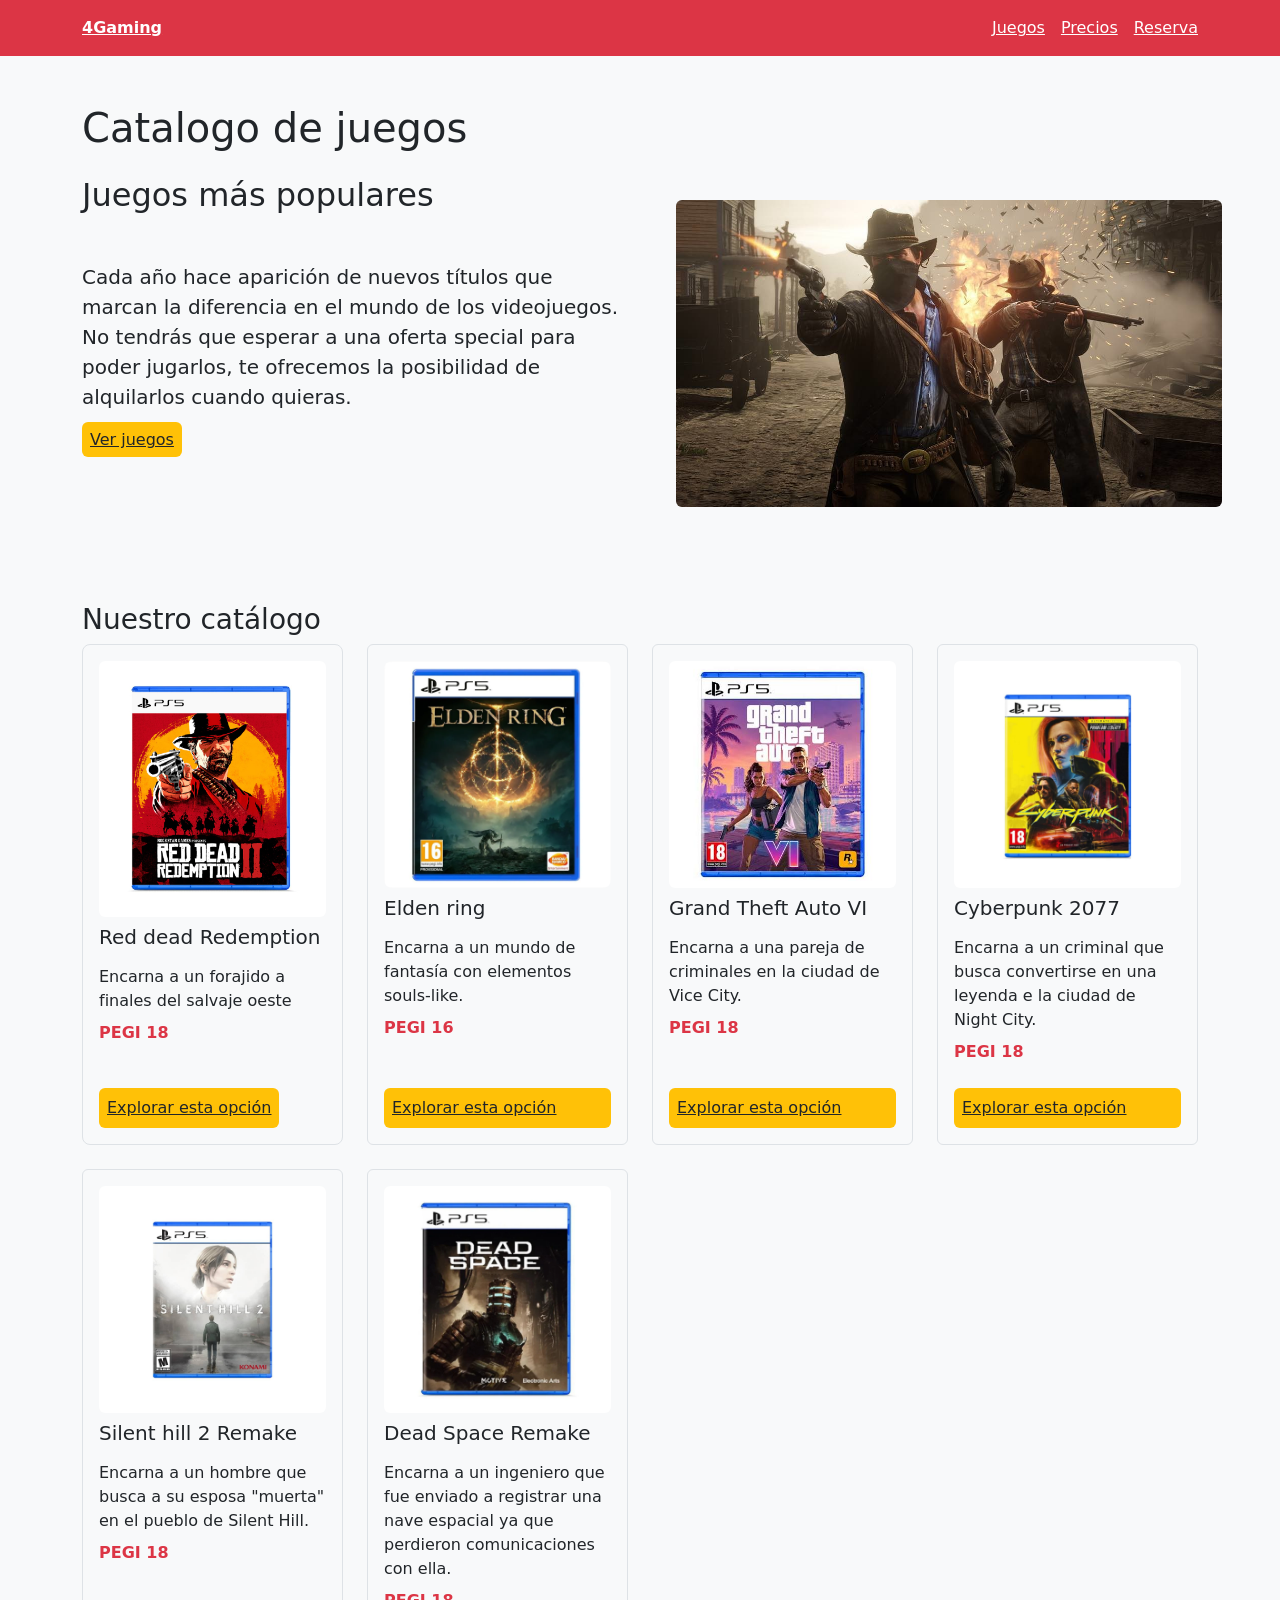
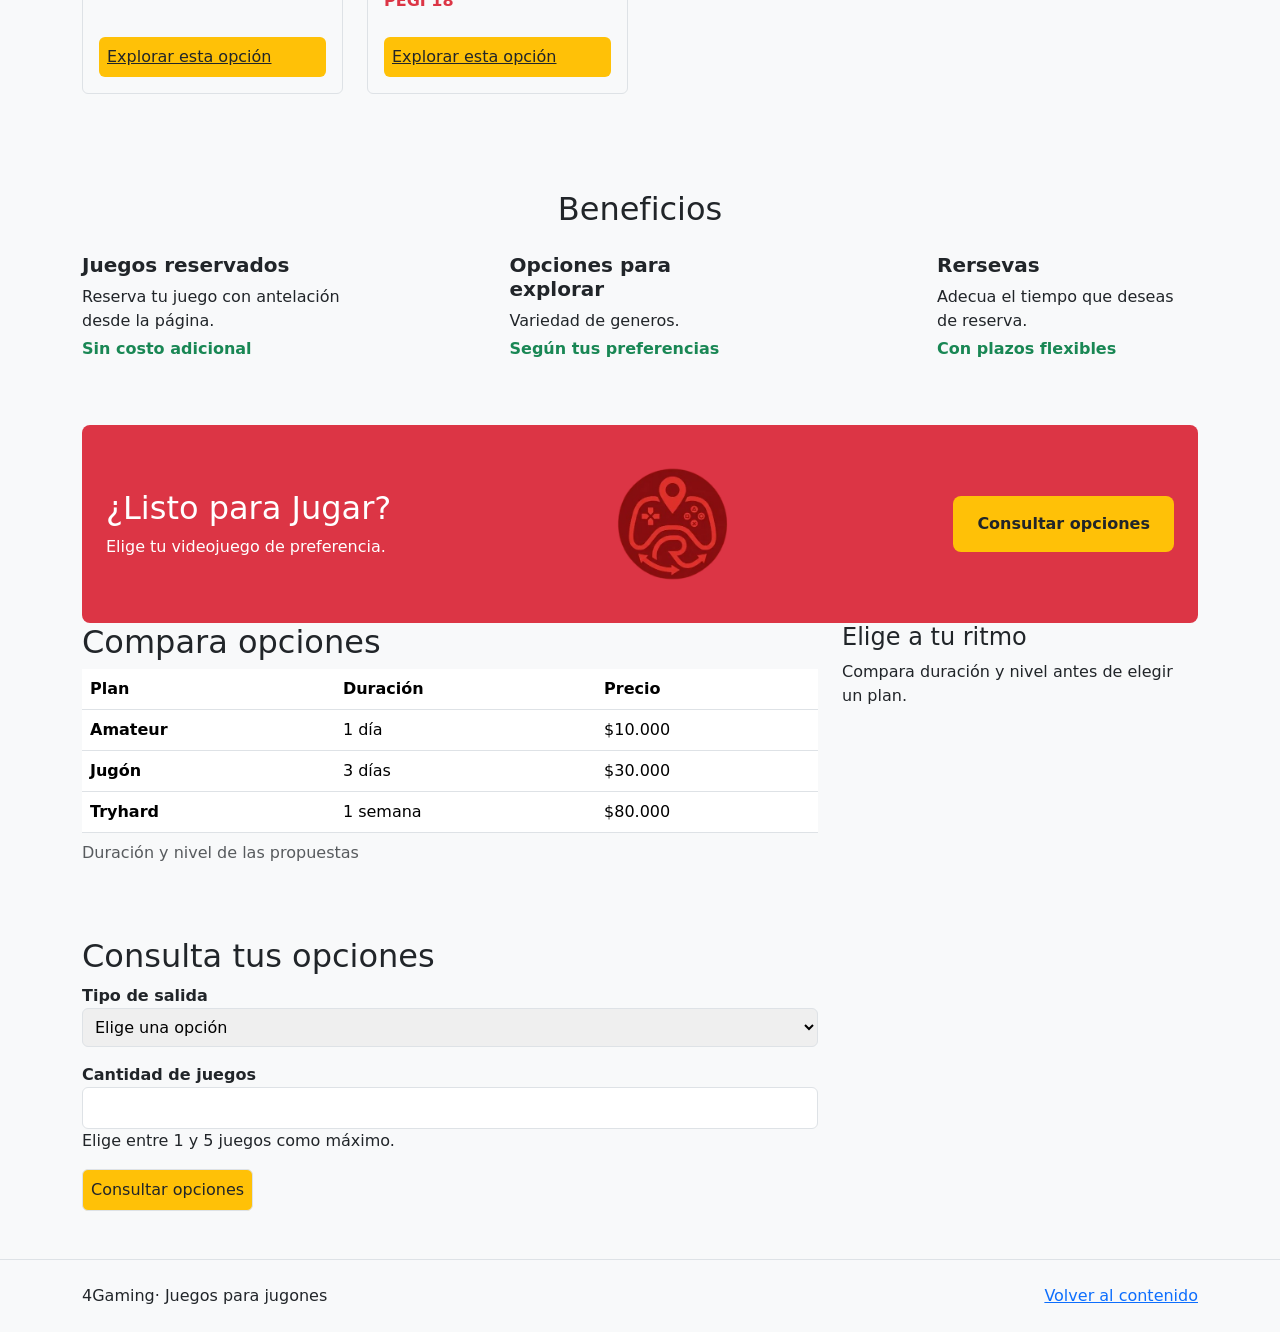
<file: pruebas/pagina-bootstrap/index.html>
<!DOCTYPE html>
<html lang="es">
<head>
  <meta charset="UTF-8">
  <meta name="viewport" content="width=device-width, initial-scale=1">
  <title>Renta de videojuegos | 4gaming</title>
  <link rel="stylesheet" href="https://cdn.jsdelivr.net/npm/bootstrap@5.3.8/dist/css/bootstrap.min.css">
</head>
<body class="bg-body-tertiary">

  <header class="bg-danger text-white py-3">
    <div class="container d-flex flex-column flex-md-row align-items-center justify-content-between gap-3">
      <a class="text-white fw-bold" href="../index.html">4Gaming</a>
      <nav aria-label="Secciones de la página">
        <ul class="d-flex flex-wrap justify-content-center gap-3 list-unstyled m-0">
          <li><a class="text-white" href="#catalogo">Juegos</a></li>
          <li><a class="text-white" href="#Beneficios">Precios</a></li>
          <li><a class="text-white" href="#consulta">Reserva</a></li>
        </ul>
      </nav>
    </div>
  </header>

  <main id="contenido" class="container py-5">
    <h1 class="mb-4">Catalogo de juegos</h1> 
    <section class="row g-4 mb-5" aria-labelledby="portada-titulo">
    
          <div class="col-12 col-md-6">
            <h2 id="portada-titulo">Juegos más populares</h2>
            <p class="lead mt-5">Cada año hace aparición de nuevos títulos que marcan la diferencia en el mundo de los videojuegos. 
              No tendrás que esperar a una oferta special para poder jugarlos, te ofrecemos la posibilidad de alquilarlos cuando quieras.</p>
          <a href="#Catalogo" class="mt-auto align-self-start text-dark bg-warning rounded p-2">Ver juegos</a>
            </div>
    
          <div class="col-12 col-md-6">
            <img src="./img/portada.jpg" alt="Portada de videojuego con un personaje de acción" class="img-fluid rounded 3 m-4 mb-5" loading="lazy">
          </div>
          
      </section>
        

    <section id="Catalogo" class="mb-5" aria-labelledby="catalogo-titulo">
      <h2 id="catalogo-titulo" class="fs-3">Nuestro catálogo</h2>
      <div class="row g-4">
            <div class="col-12 col-sm-6 col-lg-4 col-xl-3">
                <article class="h-100 d-flex flex-column gap-2 p-3 border rounded-3">
                        <img src="./img/red-dead-2.webp" class="img-fluid rounded 3" loading="lazy"
                        alt="Caratula de videojuego Red Dead Redemption">
                        <h3 class="fs-5">Red dead Redemption</h3>
                        <p class="mb-0">Encarna a un forajido a finales del salvaje oeste</p>
                        <p class="fw-semibold text-danger">PEGI 18</p>
                        <a href="#Beneficios" class="mt-auto align-self-start text-dark bg-warning rounded p-2">Explorar esta opción</a>
                </article>
            </div>

                <div class="col-12 col-sm-6 col-lg-4 col-xl-3">
                    <article class="h-100 d-flex flex-column gap-2 p-3 border rounded 3">
                        <img src="./img/elden-ring-ps5-fisico.webp" class="img fluid rounded-3 "loading="lazy" 
                        alt="Caratula de videojuego Elden ring">
                        <h3 class="fs-5">Elden ring</h3>
                        <p class="mb-0">Encarna a un mundo de fantasía con elementos souls-like.</p>
                        <p class="fw-semibold text-danger">PEGI 16</p>
                        <a href="#Beneficios" class="mt-auto alig-self-start text-dark bg-warning rounded p-2">Explorar esta opción</a>
                    </article>
                </div>

                <div class="col-12 col-sm-6 col-lg-4 col-xl-3">
                    <article class="h-100 d-flex flex-column gap-2 p-3 border rounded 3">
                        <img src="./img/gta 6.jpeg" class="img fluid rounded 3" loading="lazy" 
                        alt="Caratula de videojuego Grand theft auto 6">
                        <h3 class="fs-5">Grand Theft Auto VI</h3>
                        <p class="mb-0">Encarna a una pareja de criminales en la ciudad de Vice City.</p>
                        <p class="fw-semibold text-danger">PEGI 18</p>
                        <a href="#Beneficios" class="mt-auto alig-self-start text-dark bg-warning rounded p-2">Explorar esta opción</a>
                    </article>
                </div>


                <div class="col-12 col-sm-6 col-lg-4 col-xl-3">
                    <article class="h-100 d-flex flex-column gap-2 p-3 border rounded 3">
                        <img src="./img/cyberpunk.jpeg" class="img fluid rounded 3" loading="lazy" 
                        alt="Caratula de videojuego Cyberpunk 2077">
                        <h3 class="fs-5">Cyberpunk 2077</h3>
                        <p class="mb-0">Encarna a un criminal que busca convertirse en una leyenda e la ciudad de Night City.</p>
                        <p class="fw-semibold text-danger">PEGI 18</p>
                        <a href="#Beneficios" class="mt-auto alig-self-start text-dark bg-warning rounded p-2">Explorar esta opción</a>
                    </article>
                </div>

                <div class="col-12 col-sm-6 col-lg-4 col-xl-3">
                    <article class="h-100 d-flex flex-column gap-2 p-3 border rounded 3">
                        <img src="./img/silent-hill2.jpg" class="img fluid rounded 3" loading="lazy" 
                        alt="Caratula de videojuego Silent hill 2 remake">
                        <h3 class="fs-5">Silent hill 2 Remake</h3>
                        <p class="mb-0">Encarna a un hombre que busca a su esposa "muerta" en el pueblo de Silent Hill.</p>
                        <p class="fw-semibold text-danger">PEGI 18</p>
                        <a href="#Beneficios" class="mt-auto alig-self-start text-dark bg-warning rounded p-2">Explorar esta opción</a>
                    </article>
                </div>

                <div class="col-12 col-sm-6 col-lg-4 col-xl-3">
                    <article class="h-100 d-flex flex-column gap-2 p-3 border rounded 3">
                        <img src="./img/dead-space.webp" class="img fluid rounded 3" loading="lazy" 
                        alt="Caratula de videojuego Silent hill 2 remake">
                        <h3 class="fs-5">Dead Space Remake</h3>
                        <p class="mb-0">Encarna a un ingeniero que fue enviado a registrar una nave espacial ya que perdieron comunicaciones con ella.</p>
                        <p class="fw-semibold text-danger">PEGI 18</p>
                        <a href="#Beneficios" class="mt-auto alig-self-start text-dark bg-warning rounded p-2">Explorar esta opción</a>
                    </article>
                </div>
        </div>

    </section>

    <section id="Beneficios" class="py-5 " aria-labelledby="Beneficios">
      <h2 id="beneficios-titulo" class="text-center mb-4">
        Beneficios
      </h2>
      <div class="row g-4 d-flex justify-content-between">
        <div class="col-12 col-sm-6 col-lg-3">
          <h3 class="fs-5 fw-bold">Juegos reservados</h3>
          <p class="mb-1">Reserva tu juego con antelación desde la página.</p>
          <p class="fw-semibold text-success">Sin costo adicional</p>
        </div>

        <div class="col-12 col-sm-6 col-lg-3">
          <h3 class="fs-5 fw-bold">Opciones para explorar</h3>
          <p class="mb-1">Variedad de generos.</p>
          <p class="fw-semibold text-success">Según tus preferencias</p>
        </div>
        <div class="col-12 col-sm-6 col-lg-3">
          <h3 class="fs-5 fw-bold">Rersevas</h3>
          <p class="mb-1">Adecua el tiempo que deseas de reserva.</p>
          <p class="fw-semibold text-success">Con plazos flexibles</p>
        </div>
      </div>
    </section>

    <section class="p-4 rounded-3 text-bg-danger"
      aria-labelledby="rodar-titulo">
      <div class="d-flex flex-column flex-md-row align-items-center
        justify-content-between gap-3">
        <div>
          <h2 id="rodar-titulo" class="mb-2">¿Listo para Jugar?</h2>
          <p class="mb-0">Elige tu videojuego de preferencia.</p>
        </div>
        <img src="./img/logo.webp" alt="" width="auto" height="150"
          class="d-none d-md-block border-fluid rounded  ">
        <a href="#consulta"
          class="d-inline-block bg-warning text-dark fw-semibold
            px-4 py-3 rounded-3 text-decoration-none">
          Consultar opciones
        </a>
      </div>
    </section>

   <section class="row g-4 mb-5" aria-labelledby="tarifas-titulo">
      <div class="col-12 col-lg-8">
        <h2 id="tarifas-titulo">Compara opciones</h2>
        <div class="overflow-auto">
          <table class="table">
            <caption>Duración y nivel de las propuestas</caption>
            <thead><tr><th scope="col">Plan</th><th scope="col">Duración</th><th scope="col">Precio</th></tr></thead>
            <tbody>
              <tr><th scope="row">Amateur</th><td>1 día</td><td>$10.000</td></tr>
              <tr><th scope="row">Jugón</th><td>3 días</td><td>$30.000</td></tr>
                <tr><th scope="row">Tryhard</th><td>1 semana</td><td>$80.000</td></tr>
            </tbody>
          </table>
        </div>
      </div>
      <aside class="col-12 col-lg-4">
        <h2 class="fs-4">Elige a tu ritmo</h2>
        <p>Compara duración y nivel antes de elegir un plan.</p>
      </aside>
    </section>


    <section id="consulta" class="row g-4" aria-labelledby="consulta-titulo">
      <div class="col-12 col-md-8">
        <h2 id="consulta-titulo">Consulta tus opciones</h2>
        <form action="#consulta" method="get" class="d-flex flex-column gap-3">
          <div>
            <label for="plan" class="d-block fw-semibold">Tipo de salida</label>
            <select id="plan" name="plan" required class="w-100 p-2 border rounded">
              <option value="">Elige una opción</option>
              <option value="amateur">Amateur</option>
              <option value="jugon">Jugón</option>
                <option value="tryhard">Jugón</option>           
            </select>
          </div>
          <div>
            <label for="cantidad" class="d-block fw-semibold">Cantidad de juegos</label>
            <input id="cantidad" name="cantidad" type="number" min="1" max="5" step="1"
              required class="w-100 p-2 border rounded" aria-describedby="cantidad-ayuda">
            <p id="cantidad-ayuda" class="mb-0">Elige entre 1 y 5 juegos como máximo.</p>
          </div>
          <button type="submit" class="align-self-start p-2 border rounded bg-warning text-dark">
            Consultar opciones
          </button>
        </form>
      </div>

    </section>
    
  </main>
  
  <footer class="border-top py-4">
    <div class="container d-flex flex-column flex-md-row justify-content-between gap-2">
      <p class="mb-0">4Gaming· Juegos para jugones</p>
      <a href="#contenido">Volver al contenido</a>
    </div>
  </footer>

</body>

</html>
</file>
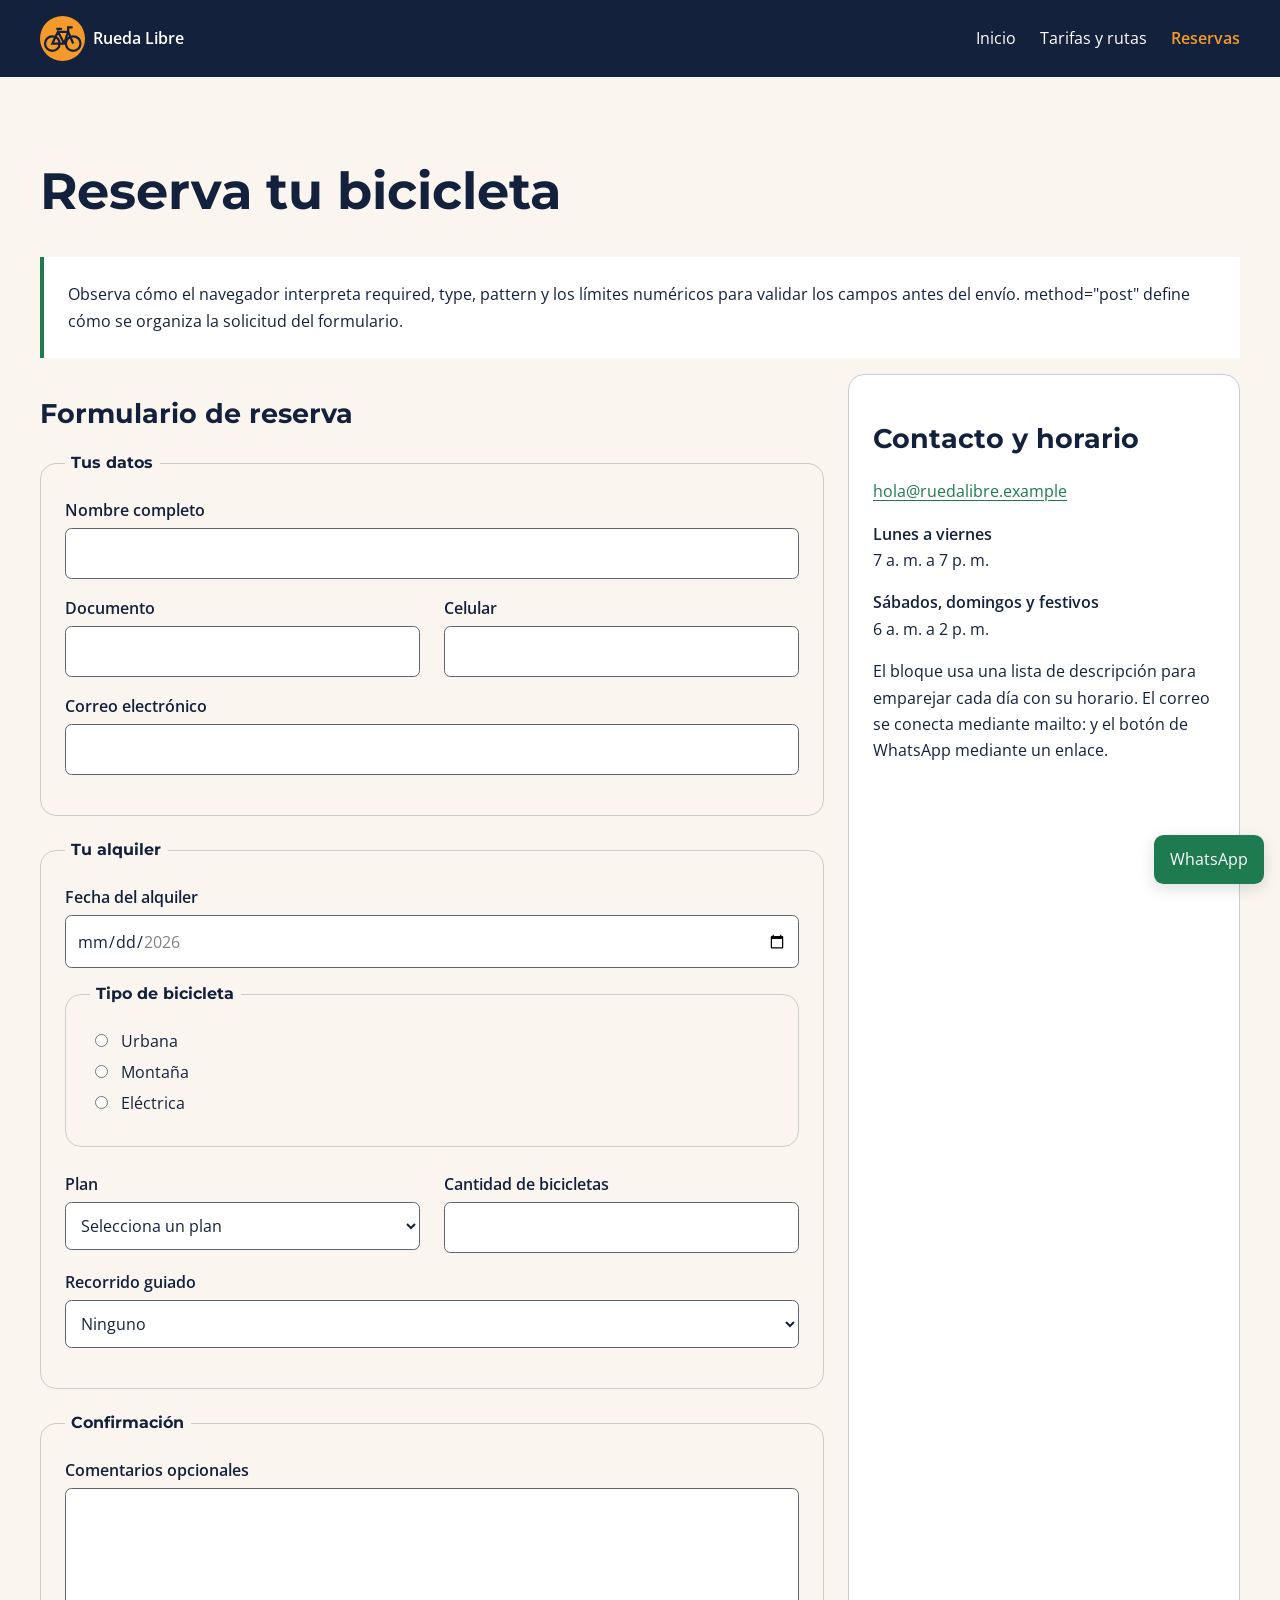
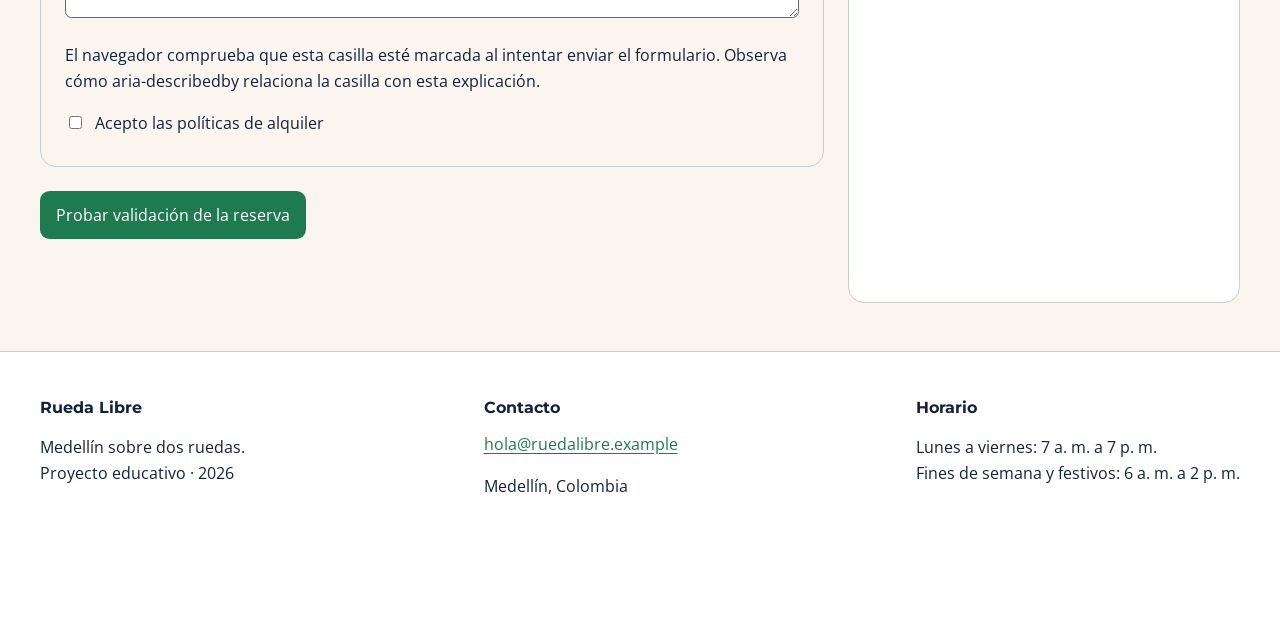
<file: paginas/reservas.html>
<!DOCTYPE html>
<html lang="es">
<head>
  <meta charset="UTF-8">
  <meta name="viewport" content="width=device-width, initial-scale=1">
  <meta name="description" content="Formulario educativo de reserva con validación nativa.">
  <title>Reserva tu bicicleta | Rueda Libre</title>
  <link rel="preconnect" href="https://fonts.googleapis.com">
  <link rel="preconnect" href="https://fonts.gstatic.com" crossorigin>
  <link href="https://fonts.googleapis.com/css2?family=Montserrat:wght@700&amp;family=Open+Sans:wght@400;600&amp;display=swap" rel="stylesheet">
  <link rel="stylesheet" href="../css/styles.css">
  <script src="../js/reservas.js" defer></script>
</head>
<body>
  <a class="salto" href="#contenido">Saltar al contenido</a>
  <header class="encabezado">
    <div class="contenedor barra">
      <a class="marca" href="../index.html"><img src="../img/logo.svg" alt="" width="80" height="80"> Rueda Libre</a>
      <nav aria-label="Navegación principal"><ul class="menu" id="menu"><li><a href="../index.html">Inicio</a></li>
<li><a href="../paginas/tarifas.html">Tarifas y rutas</a></li>
<li><a href="../paginas/reservas.html" class="activo" aria-current="page">Reservas</a></li></ul></nav>
    </div>
  </header>
  <main id="contenido" class="contenedor">
<h1>Reserva tu bicicleta</h1><p class="aviso">Observa cómo el navegador interpreta required, type, pattern y los límites numéricos para validar los campos antes del envío. method="post" define cómo se organiza la solicitud del formulario.</p>
<div class="layout-reservas"><section id="formulario"><h2>Formulario de reserva</h2><form action="#formulario" method="post">
  <fieldset><legend>Tus datos</legend>
    <div class="campo"><label for="nombre">Nombre completo</label><input id="nombre" name="nombre" type="text" autocomplete="name" minlength="3" required></div>
    <div class="fila-campos">
      <div class="campo"><label for="documento">Documento</label><input id="documento" name="documento" type="text" inputmode="numeric" pattern="[0-9]{6,10}" title="Entre 6 y 10 dígitos, sin puntos ni espacios" required></div>
      <div class="campo"><label for="celular">Celular</label><input id="celular" name="celular" type="tel" autocomplete="tel" pattern="3[0-9]{9}" title="10 dígitos, empezando por 3" required></div>
    </div>
    <div class="campo"><label for="correo">Correo electrónico</label><input id="correo" name="correo" type="email" autocomplete="email" required></div>
  </fieldset>
  <fieldset><legend>Tu alquiler</legend>
    <div class="campo"><label for="fecha">Fecha del alquiler</label><input id="fecha" name="fecha" type="date" min="2026-11-01" max="2026-12-31" required></div>
    <fieldset><legend>Tipo de bicicleta</legend>
      <label class="opcion" for="urbana"><input id="urbana" name="tipo" type="radio" value="urbana" required> Urbana</label>
      <label class="opcion" for="montana"><input id="montana" name="tipo" type="radio" value="montana" required> Montaña</label>
      <label class="opcion" for="electrica"><input id="electrica" name="tipo" type="radio" value="electrica" required> Eléctrica</label>
    </fieldset>
    <div class="fila-campos">
      <div class="campo"><label for="plan">Plan</label><select id="plan" name="plan" required><option value="">Selecciona un plan</option><option value="hora">1 hora</option><option value="medio">Medio día</option><option value="dia">Día completo</option></select></div>
      <div class="campo"><label for="cantidad">Cantidad de bicicletas</label><input id="cantidad" name="cantidad" type="number" min="1" max="6" step="1" required></div>
    </div>
    <div class="campo"><label for="recorrido">Recorrido guiado</label><select id="recorrido" name="recorrido"><option value="ninguno">Ninguno</option><option value="rio">Río y Parques</option><option value="barrio">Sabores de Barrio</option><option value="palmas">Reto Las Palmas</option></select></div>
  </fieldset>
  <fieldset><legend>Confirmación</legend>
    <div class="campo"><label for="comentarios">Comentarios opcionales</label><textarea id="comentarios" name="comentarios" rows="4" maxlength="300"></textarea></div>
    <p id="politicas">El navegador comprueba que esta casilla esté marcada al intentar enviar el formulario. Observa cómo aria-describedby relaciona la casilla con esta explicación.</p>
    <label class="opcion" for="acepta"><input id="acepta" name="acepta" type="checkbox" value="si" aria-describedby="politicas" required> Acepto las políticas de alquiler</label>
  </fieldset>
  <button class="boton" type="submit">Probar validación de la reserva</button>
  <p id="resultado-validacion" role="status"></p>
</form></section>
<aside class="tarjeta"><h2>Contacto y horario</h2><a href="mailto:hola@ruedalibre.example">hola@ruedalibre.example</a><dl><dt>Lunes a viernes</dt><dd>7 a. m. a 7 p. m.</dd><dt>Sábados, domingos y festivos</dt><dd>6 a. m. a 2 p. m.</dd></dl><p>El bloque usa una lista de descripción para emparejar cada día con su horario. El correo se conecta mediante mailto: y el botón de WhatsApp mediante un enlace.</p></aside></div>
  </main>
  <footer class="pie">
    <div class="contenedor pie-bloques">
      <div><h2>Rueda Libre</h2><p>Medellín sobre dos ruedas.<br>Proyecto educativo · 2026</p></div>
      <div><h2>Contacto</h2><a href="mailto:hola@ruedalibre.example">hola@ruedalibre.example</a><p>Medellín, Colombia</p></div>
      <div><h2>Horario</h2><p>Lunes a viernes: 7 a. m. a 7 p. m.<br>Fines de semana y festivos: 6 a. m. a 2 p. m.</p></div>
    </div>
  </footer>
  <a class="boton whatsapp" href="https://wa.me/573000000000" target="_blank" rel="noopener noreferrer">WhatsApp</a>
</body>
</html>
</file>
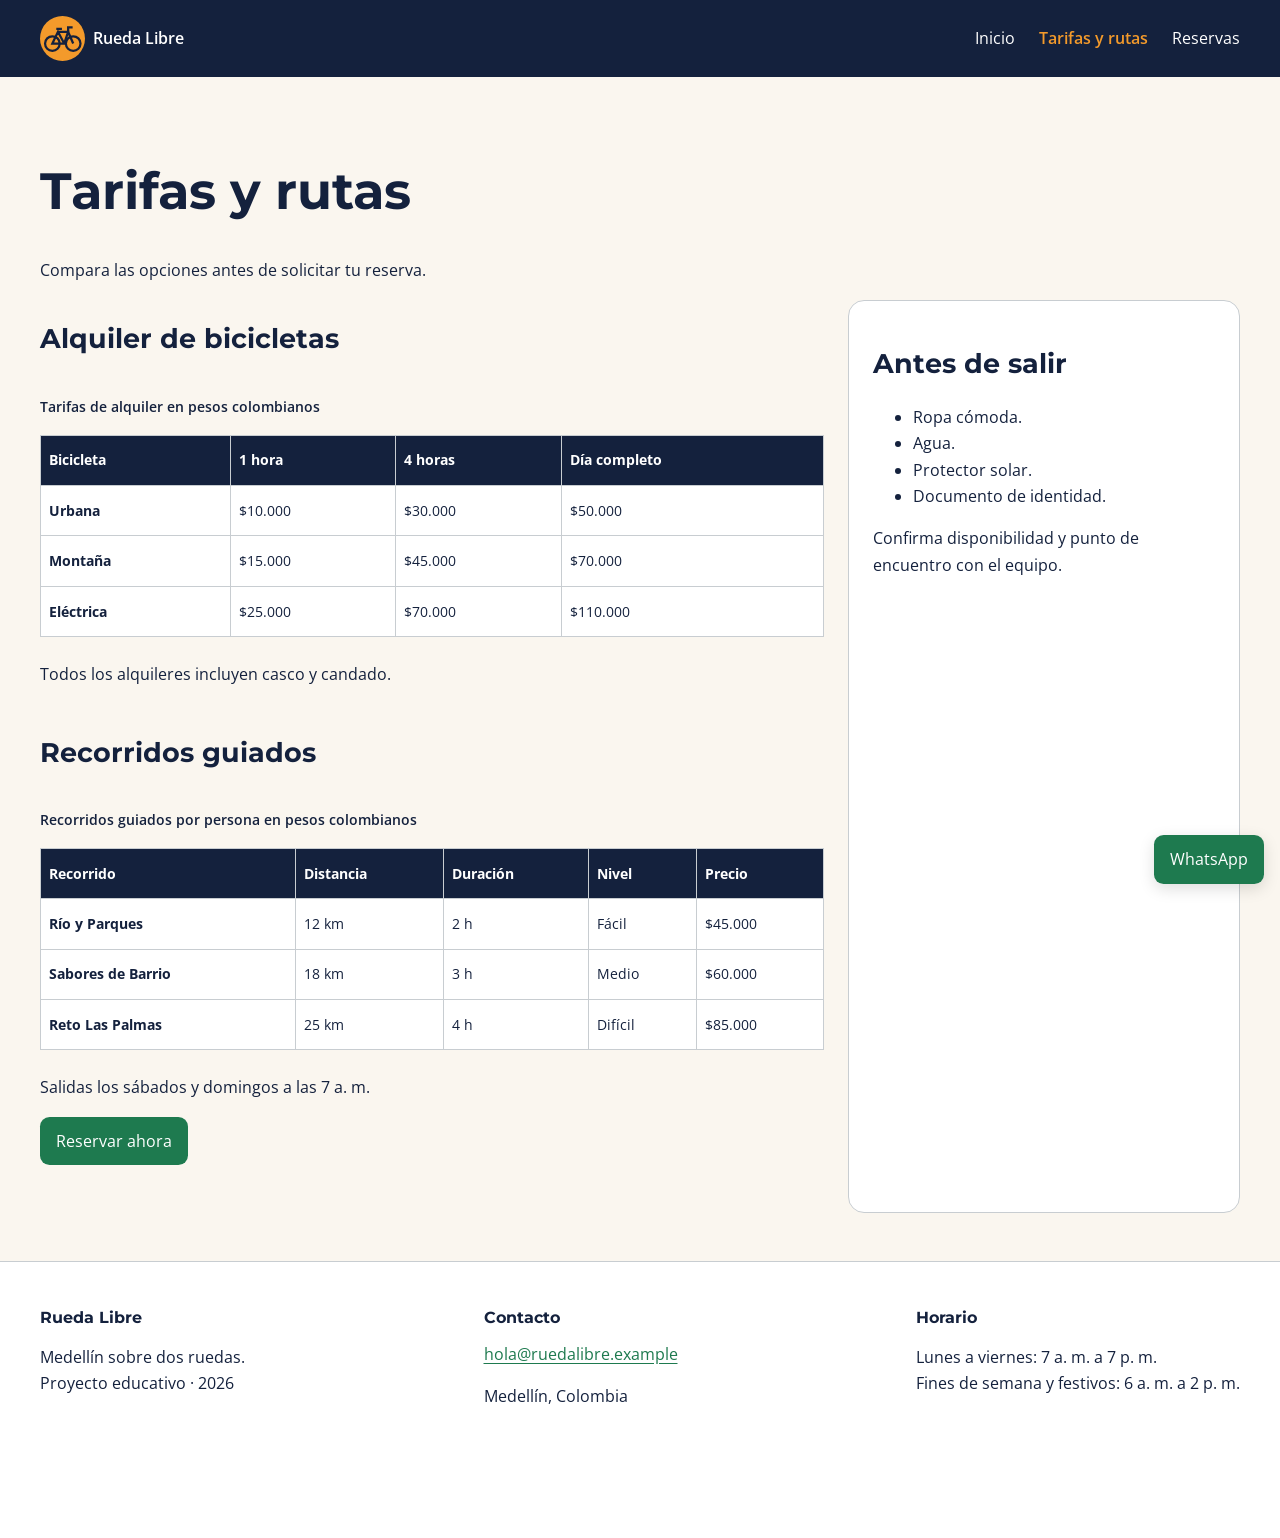
<file: paginas/tarifas.html>
<!DOCTYPE html>
<html lang="es">
<head>
  <meta charset="UTF-8">
  <meta name="viewport" content="width=device-width, initial-scale=1">
  <meta name="description" content="Precios de alquiler y recorridos guiados de Rueda Libre.">
  <title>Tarifas y rutas | Rueda Libre</title>
  <link rel="preconnect" href="https://fonts.googleapis.com">
  <link rel="preconnect" href="https://fonts.gstatic.com" crossorigin>
  <link href="https://fonts.googleapis.com/css2?family=Montserrat:wght@700&amp;family=Open+Sans:wght@400;600&amp;display=swap" rel="stylesheet">
  <link rel="stylesheet" href="../css/styles.css">
</head>
<body>
  <a class="salto" href="#contenido">Saltar al contenido</a>
  <header class="encabezado">
    <div class="contenedor barra">
      <a class="marca" href="../index.html"><img src="../img/logo.svg" alt="" width="80" height="80"> Rueda Libre</a>
      <nav aria-label="Navegación principal"><ul class="menu" id="menu"><li><a href="../index.html">Inicio</a></li>
<li><a href="../paginas/tarifas.html" class="activo" aria-current="page">Tarifas y rutas</a></li>
<li><a href="../paginas/reservas.html">Reservas</a></li></ul></nav>
    </div>
  </header>
  <main id="contenido" class="contenedor">
<h1>Tarifas y rutas</h1><p>Compara las opciones antes de solicitar tu reserva.</p>
<div class="layout-tarifas"><div class="tablas"><section><h2>Alquiler de bicicletas</h2><table><caption>Tarifas de alquiler en pesos colombianos</caption><thead><tr><th scope="col">Bicicleta</th><th scope="col">1 hora</th><th scope="col">4 horas</th><th scope="col">Día completo</th></tr></thead><tbody><tr><th scope="row">Urbana</th><td>$10.000</td><td>$30.000</td><td>$50.000</td></tr><tr><th scope="row">Montaña</th><td>$15.000</td><td>$45.000</td><td>$70.000</td></tr><tr><th scope="row">Eléctrica</th><td>$25.000</td><td>$70.000</td><td>$110.000</td></tr></tbody></table><p>Todos los alquileres incluyen casco y candado.</p></section><section id="recorridos"><h2>Recorridos guiados</h2><table><caption>Recorridos guiados por persona en pesos colombianos</caption><thead><tr><th scope="col">Recorrido</th><th scope="col">Distancia</th><th scope="col">Duración</th><th scope="col">Nivel</th><th scope="col">Precio</th></tr></thead><tbody><tr><th scope="row">Río y Parques</th><td>12 km</td><td>2 h</td><td>Fácil</td><td>$45.000</td></tr><tr><th scope="row">Sabores de Barrio</th><td>18 km</td><td>3 h</td><td>Medio</td><td>$60.000</td></tr><tr><th scope="row">Reto Las Palmas</th><td>25 km</td><td>4 h</td><td>Difícil</td><td>$85.000</td></tr></tbody></table><p>Salidas los sábados y domingos a las 7 a. m.</p><a class="boton" href="reservas.html">Reservar ahora</a></section></div>
<aside class="tarjeta"><h2>Antes de salir</h2><ul><li>Ropa cómoda.</li><li>Agua.</li><li>Protector solar.</li><li>Documento de identidad.</li></ul><p>Confirma disponibilidad y punto de encuentro con el equipo.</p></aside></div>
  </main>
  <footer class="pie">
    <div class="contenedor pie-bloques">
      <div><h2>Rueda Libre</h2><p>Medellín sobre dos ruedas.<br>Proyecto educativo · 2026</p></div>
      <div><h2>Contacto</h2><a href="mailto:hola@ruedalibre.example">hola@ruedalibre.example</a><p>Medellín, Colombia</p></div>
      <div><h2>Horario</h2><p>Lunes a viernes: 7 a. m. a 7 p. m.<br>Fines de semana y festivos: 6 a. m. a 2 p. m.</p></div>
    </div>
  </footer>
  <a class="boton whatsapp" href="https://wa.me/573000000000" target="_blank" rel="noopener noreferrer">WhatsApp</a>
</body>
</html>
</file>
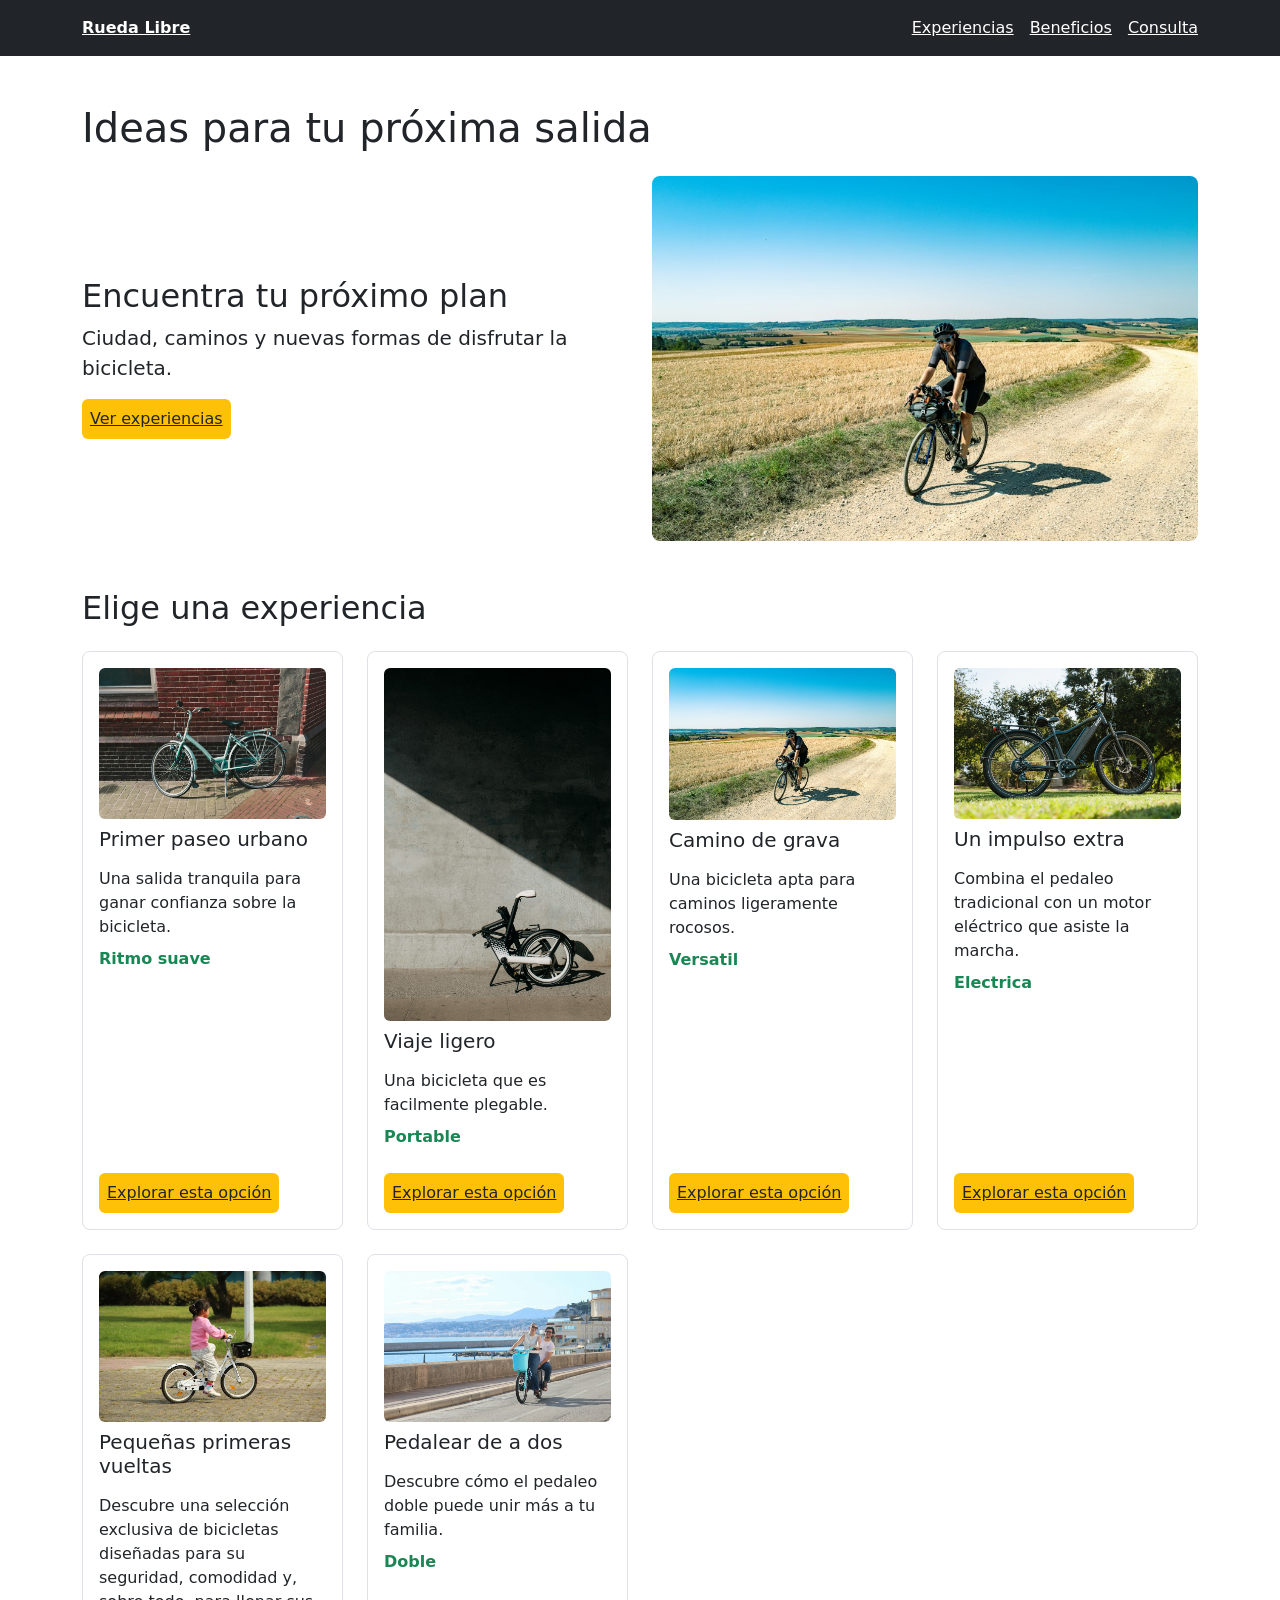
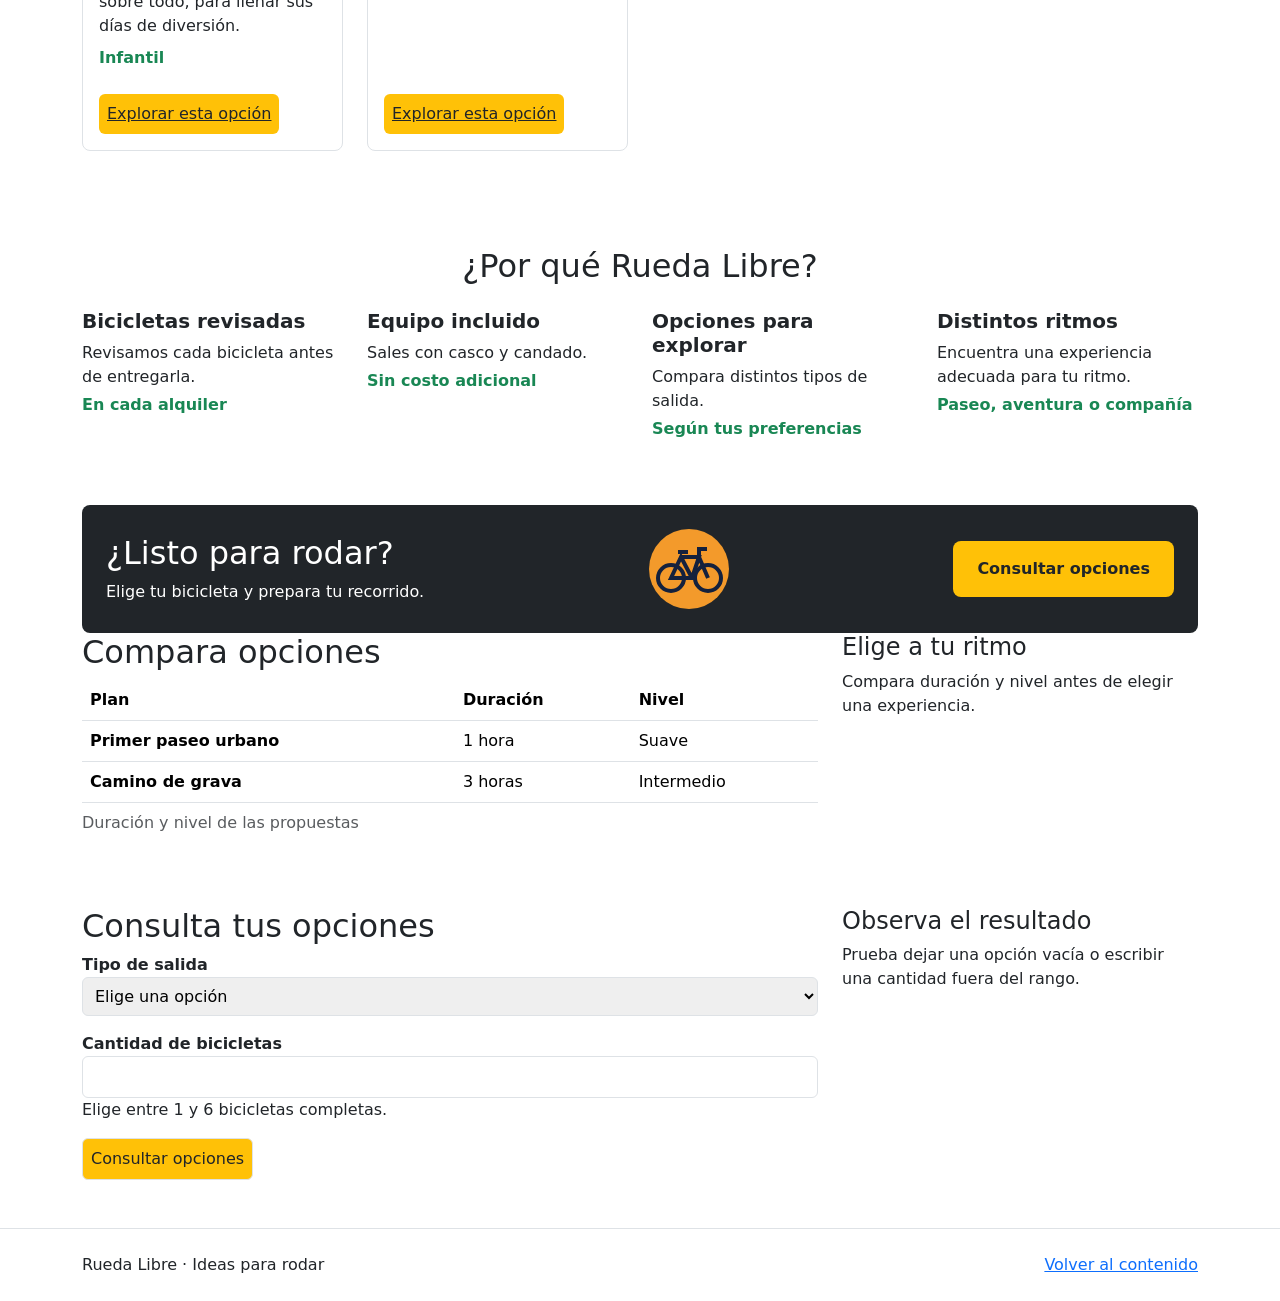
<file: pruebas/catalogo-bootstrap.html>
<!DOCTYPE html>
<html lang="es">
<head>
  <meta charset="UTF-8">
  <meta name="viewport" content="width=device-width, initial-scale=1">
  <title>Ideas para rodar | Rueda Libre</title>
  <link rel="stylesheet" href="https://cdn.jsdelivr.net/npm/bootstrap@5.3.8/dist/css/bootstrap.min.css">
</head>
<body>

  <header class="bg-dark text-white py-3">
    <div class="container d-flex flex-column flex-md-row align-items-center justify-content-between gap-3">
      <a class="text-white fw-bold" href="../index.html">Rueda Libre</a>
      <nav aria-label="Secciones de la página">
        <ul class="d-flex flex-wrap justify-content-center gap-3 list-unstyled m-0">
          <li><a class="text-white" href="#catalogo">Experiencias</a></li>
          <li><a class="text-white" href="#beneficios">Beneficios</a></li>
          <li><a class="text-white" href="#consulta">Consulta</a></li>
        </ul>
      </nav>
    </div>
  </header>

  <main id="contenido" class="container py-5">
    <h1 class="mb-4">Ideas para tu próxima salida</h1>
    <!-- Inserta aquí la portada del paso 12. -->
     <section class="row g-4 align-items-center mb-5" aria-labelledby="portada-titulo">
        <div class="col-12 col-md-6">
          <h2 id="portada-titulo">Encuentra tu próximo plan</h2>
          <p class="lead">Ciudad, caminos y nuevas formas de disfrutar la bicicleta.</p>
          <a href="#catalogo" class="d-inline-block p-2 bg-warning text-dark rounded">Ver experiencias</a>
        </div>
        <div class="col-12 col-md-6">
          <img src="../img/gravel.jpg" class="img-fluid rounded-3" loading="lazy"
            alt="Ciclista recorriendo un camino de grava entre campos">
        </div>
      </section>

    <section id="catalogo" class="mb-5" aria-labelledby="catalogo-titulo">
      <h2 id="catalogo-titulo" class="mb-4">Elige una experiencia</h2>
      <div class="row g-4">
        <div class="col-12 col-sm-6 col-lg-4 col-xl-3">
              <article class="h-100 d-flex flex-column gap-2 p-3 border rounded-3">
                <img src="../img/urbana.jpg" class="img-fluid rounded" loading="lazy"
                alt="Bicicleta urbana turquesa junto a una pared de ladrillo">
                <h3 class="fs-5">Primer paseo urbano</h3>
                <p class="mb-0">Una salida tranquila para ganar confianza sobre la bicicleta.</p>
                <p class="fw-semibold text-success">Ritmo suave</p>
                <a href="#consulta" class="mt-auto align-self-start text-dark bg-warning p-2 rounded">
                Explorar esta opción
                </a>
              </article>
            
        </div>
          <div class="col-12 col-sm-6 col-lg-4 col-xl-3">
            <article class="h-100 d-flex flex-column gap-2 p-3 border rounded-3">
              <img src="../img/plegable.jpg" class="img-fluid rounded" loading="lazy" 
              alt="Bicleta negra plegada junto a una pared de concreto">
              <h3 class="fs-5">Viaje ligero</h3>
              <p class="mb-0">Una bicicleta que es facilmente plegable.</p>
              <p class="fw-semibold text-success">Portable</p>
              <a href="#consulta" class="mt-auto align-self-start text-dark bg-warning p-2 rounded">
                Explorar esta opción
              </a>
            </article>
          </div>

          <div class="col-12 col-sm-6 col-lg-4 col-xl-3">
            <article class="h-100 d-flex flex-column gap-2 p-3 border rounded-3">
              <img src="../img/gravel.jpg" class="img-fluid rounded" loading="lazy" 
              alt="Hombre comduciendo biccleta en carretera de campo">
              <h3 class="fs-5">Camino de grava</h3>
              <p class="mb-0">Una bicicleta apta para caminos ligeramente rocosos.</p>
              <p class="fw-semibold text-success">Versatil</p>
              <a href="#consulta" class="mt-auto align-self-start text-dark bg-warning p-2 rounded">
                Explorar esta opción
              </a>
            </article>
          </div>

          
          <div class="col-12 col-sm-6 col-lg-4 col-xl-3">
            <article class="h-100 d-flex flex-column gap-2 p-3 border rounded-3">
              <img src="../img/electrica.jpg" class="img-fluid rounded" loading="lazy" 
              alt="Bicleta negra electrica en medio de un parque">
              <h3 class="fs-5">Un impulso extra</h3>
              <p class="mb-0">Combina el pedaleo tradicional con un motor eléctrico que asiste la marcha.</p>
              <p class="fw-semibold text-success">Electrica</p>
              <a href="#consulta" class="mt-auto align-self-start text-dark bg-warning p-2 rounded">
                Explorar esta opción
              </a>
            </article>
          </div>

          <div class="col-12 col-sm-6 col-lg-4 col-xl-3">
            <article class="h-100 d-flex flex-column gap-2 p-3 border rounded-3">
              <img src="../img/infantil.jpg" class="img-fluid rounded" loading="lazy" 
              alt="Niña pequeña conduciendo bicleta blanca pequeña en parque">
              <h3 class="fs-5">Pequeñas primeras vueltas</h3>
              <p class="mb-0">Descubre una selección exclusiva de bicicletas diseñadas para su seguridad, comodidad y, sobre todo, para llenar sus días de diversión.</p>
              <p class="fw-semibold text-success">Infantil</p>
              <a href="#consulta" class="mt-auto align-self-start text-dark bg-warning p-2 rounded">
                Explorar esta opción
              </a>
            </article>
          </div>

          <div class="col-12 col-sm-6 col-lg-4 col-xl-3">
            <article class="h-100 d-flex flex-column gap-2 p-3 border rounded-3">
              <img src="../img/tandem.jpg" class="img-fluid rounded" loading="lazy" 
              alt="Dos conductores en una bicleta azul en una carrtera">
              <h3 class="fs-5">Pedalear de a dos</h3>
              <p class="mb-0">Descubre cómo el pedaleo doble puede unir más a tu familia.</p>
              <p class="fw-semibold text-success">Doble</p>
              <a href="#consulta" class="mt-auto align-self-start text-dark bg-warning p-2 rounded">
                Explorar esta opción
              </a>
            </article>
          </div>

        </div>
      </div>

    </section>

    <section id="beneficios" class="py-5" aria-labelledby="beneficios-titulo">
      <h2 id="beneficios-titulo" class="text-center mb-4">
        ¿Por qué Rueda Libre?
      </h2>
      <div class="row g-4">
        <div class="col-12 col-sm-6 col-lg-3">
          <h3 class="fs-5 fw-bold">Bicicletas revisadas</h3>
          <p class="mb-1">Revisamos cada bicicleta antes de entregarla.</p>
          <p class="fw-semibold text-success">En cada alquiler</p>
        </div>
        <div class="col-12 col-sm-6 col-lg-3">
          <h3 class="fs-5 fw-bold">Equipo incluido</h3>
          <p class="mb-1">Sales con casco y candado.</p>
          <p class="fw-semibold text-success">Sin costo adicional</p>
        </div>
        <div class="col-12 col-sm-6 col-lg-3">
          <h3 class="fs-5 fw-bold">Opciones para explorar</h3>
          <p class="mb-1">Compara distintos tipos de salida.</p>
          <p class="fw-semibold text-success">Según tus preferencias</p>
        </div>
        <div class="col-12 col-sm-6 col-lg-3">
          <h3 class="fs-5 fw-bold">Distintos ritmos</h3>
          <p class="mb-1">Encuentra una experiencia adecuada para tu ritmo.</p>
          <p class="fw-semibold text-success">Paseo, aventura o compañía</p>
        </div>
      </div>
    </section>

    <section class="p-4 rounded-3 text-bg-dark"
      aria-labelledby="rodar-titulo">
      <div class="d-flex flex-column flex-md-row align-items-center
        justify-content-between gap-3">
        <div>
          <h2 id="rodar-titulo" class="mb-2">¿Listo para rodar?</h2>
          <p class="mb-0">Elige tu bicicleta y prepara tu recorrido.</p>
        </div>
        <img src="../img/logo.svg" alt="" width="80" height="80"
          class="d-none d-md-block">
        <a href="#consulta"
          class="d-inline-block bg-warning text-dark fw-semibold
            px-4 py-3 rounded-3 text-decoration-none">
          Consultar opciones
        </a>
      </div>
    </section>

   <section class="row g-4 mb-5" aria-labelledby="tarifas-titulo">
      <div class="col-12 col-lg-8">
        <h2 id="tarifas-titulo">Compara opciones</h2>
        <div class="overflow-auto">
          <table class="table">
            <caption>Duración y nivel de las propuestas</caption>
            <thead><tr><th scope="col">Plan</th><th scope="col">Duración</th><th scope="col">Nivel</th></tr></thead>
            <tbody>
              <tr><th scope="row">Primer paseo urbano</th><td>1 hora</td><td>Suave</td></tr>
              <tr><th scope="row">Camino de grava</th><td>3 horas</td><td>Intermedio</td></tr>
            </tbody>
          </table>
        </div>
      </div>
      <aside class="col-12 col-lg-4">
        <h2 class="fs-4">Elige a tu ritmo</h2>
        <p>Compara duración y nivel antes de elegir una experiencia.</p>
      </aside>
    </section>


    <section id="consulta" class="row g-4" aria-labelledby="consulta-titulo">
      <div class="col-12 col-md-8">
        <h2 id="consulta-titulo">Consulta tus opciones</h2>
        <form action="#consulta" method="get" class="d-flex flex-column gap-3">
          <div>
            <label for="plan" class="d-block fw-semibold">Tipo de salida</label>
            <select id="plan" name="plan" required class="w-100 p-2 border rounded">
              <option value="">Elige una opción</option>
              <option value="urbano">Paseo urbano</option>
              <option value="grava">Camino de grava</option>
            </select>
          </div>
          <div>
            <label for="cantidad" class="d-block fw-semibold">Cantidad de bicicletas</label>
            <input id="cantidad" name="cantidad" type="number" min="1" max="6" step="1"
              required class="w-100 p-2 border rounded" aria-describedby="cantidad-ayuda">
            <p id="cantidad-ayuda" class="mb-0">Elige entre 1 y 6 bicicletas completas.</p>
          </div>
          <button type="submit" class="align-self-start p-2 border rounded bg-warning text-dark">
            Consultar opciones
          </button>
        </form>
      </div>
      <aside class="col-12 col-md-4">
        <h2 class="fs-4">Observa el resultado</h2>
        <p>Prueba dejar una opción vacía o escribir una cantidad fuera del rango.</p>
      </aside>
    </section>
    
  </main>
  
  <footer class="border-top py-4">
    <div class="container d-flex flex-column flex-md-row justify-content-between gap-2">
      <p class="mb-0">Rueda Libre · Ideas para rodar</p>
      <a href="#contenido">Volver al contenido</a>
    </div>
  </footer>

</body>

</html>
</file>
<file: css/styles.css>
/* 01 IDENTIDAD - referencia de identidad visual */
:root {
  --verde-ruta: #1e7a4f;
  --naranja-pedal: #f39a2b;
  --azul-noche: #14213d;
  --crema: #faf6ef;
  --gris-asfalto: #5b6470;
  --blanco: #ffffff;
  --borde: #c8cdd1;
  --fuente-texto: "Open Sans", system-ui, sans-serif;
  --fuente-titulos: "Montserrat", system-ui, sans-serif;
  --espacio-1: .5rem;
  --espacio-2: 1rem;
  --espacio-3: 1.5rem;
  --espacio-4: 3rem;
  --radio: 1rem;
}

/* 02 BASE Y ACCESIBILIDAD */
*, *::before, *::after { box-sizing: border-box; }
body {
  margin: 0;
  color: var(--azul-noche);
  background: var(--crema);
  font-family: var(--fuente-texto);
  line-height: 1.65;
}
h1, h2, h3, legend { font-family: var(--fuente-titulos); line-height: 1.25; }
h1 { font-size: clamp(2rem, 4vw, 3.5rem); }
h2 { font-size: 1.7rem; }
h3 { font-size: 1.15rem; }
img { max-width: 100%; height: auto; display: block; }
a { color: var(--verde-ruta); text-underline-offset: .2em; }
a:hover { text-decoration-thickness: .18em; }
:focus-visible { outline: 3px solid var(--azul-noche); outline-offset: 4px; }
.salto { position: absolute; top: -6rem; left: 1rem; background: var(--blanco); padding: 1rem; z-index: 10; }
.salto:focus { top: 1rem; }
.texto-secundario { color: var(--gris-asfalto); }

/* 03 DISTRIBUCIÓN BASE - referencia de distribución con CSS propio */
.contenedor { width: min(100% - 2rem, 75rem); margin-inline: auto; }
main { padding-block: var(--espacio-4); }
section { margin-bottom: var(--espacio-4); }
.encabezado { padding-block: var(--espacio-2); background: var(--azul-noche); color: var(--blanco); }
.barra { display: flex; flex-direction: column; align-items: center; gap: var(--espacio-2); }
.marca { display: flex; align-items: center; gap: var(--espacio-1); color: var(--blanco); font-weight: 600; text-decoration: none; }
.marca img { width: 2.8rem; }
.menu { display: flex; flex-wrap: wrap; justify-content: center; gap: var(--espacio-3); list-style: none; margin: 0; padding: 0; }
.menu a { color: var(--blanco); text-decoration: none; padding-block: .4rem; }
.menu a:hover, .menu a:focus { text-decoration: underline; }
.menu a.activo { color: var(--naranja-pedal); font-weight: 600; }
.encabezado :focus-visible { outline-color: var(--naranja-pedal); }

/* 04 DISTRIBUCIÓN DE INICIO - referencia para comparar con la página nueva */
.portada { display: grid; grid-template-columns: 1fr; align-items: center; gap: var(--espacio-4); min-height: 55vh; }
.portada img { border-radius: var(--radio); }
.servicios, .rutas { display: grid; grid-template-columns: 1fr; gap: var(--espacio-3); }
.flota { display: grid; grid-template-columns: repeat(auto-fit, minmax(min(100%, 15.625rem), 1fr)); gap: var(--espacio-3); }
.bici { display: flex; flex-direction: column; gap: var(--espacio-1); }
.bici h3, .bici p { margin: 0; }
.bici .boton { margin-top: auto; align-self: flex-start; }

/* 05 APARIENCIA DE TARJETAS Y ENLACES */
.tarjeta { position: relative; background: var(--blanco); border: 1px solid var(--borde); border-radius: var(--radio); padding: var(--espacio-3); }
.tarjeta img { width: 100%; border-radius: .6rem; margin-bottom: var(--espacio-2); }
.precio { color: var(--verde-ruta); font-weight: 600; }
.boton { display: inline-block; padding: .7rem 1rem; border: 0; border-radius: .6rem; background: var(--verde-ruta); color: var(--blanco); font: inherit; text-decoration: none; cursor: pointer; }
.boton:hover { background: var(--azul-noche); color: var(--blanco); }
.nuevo { position: absolute; right: 1rem; top: 1rem; background: var(--naranja-pedal); color: var(--azul-noche); padding: .2rem .7rem; border-radius: 1rem; font-weight: 600; }
.aviso { padding: var(--espacio-3); border-left: 4px solid var(--verde-ruta); background: var(--blanco); }

/* 06 TARIFAS - conservar apariencia; observar su distribución */
.layout-tarifas { display: grid; grid-template-columns: 1fr; gap: var(--espacio-3); }
.tablas { min-width: 0; }
table { width: 100%; border-collapse: collapse; margin-bottom: var(--espacio-3); font-size: .8rem; }
caption { font-weight: 600; text-align: left; padding-block: 1rem; color: var(--azul-noche); }
th, td { padding: .45rem .3rem; border: 1px solid var(--borde); text-align: left; overflow-wrap: anywhere; }
thead { background: var(--azul-noche); color: var(--blanco); }
tbody { background: var(--blanco); }

/* 07 RESERVAS - conservar controles; observar su distribución */
.layout-reservas, .fila-campos { display: grid; grid-template-columns: 1fr; gap: var(--espacio-3); }
.layout-reservas > * { min-width: 0; }
fieldset { min-width: 0; margin: 0 0 var(--espacio-3); padding: var(--espacio-3); border: 1px solid var(--borde); border-radius: var(--radio); }
legend { padding-inline: .4rem; font-weight: 700; }
.campo { margin-bottom: var(--espacio-2); }
label { display: block; font-weight: 600; margin-bottom: .3rem; }
input:not([type="radio"]):not([type="checkbox"]), select, textarea { width: 100%; padding: .7rem; border: 1px solid var(--gris-asfalto); border-radius: .4rem; color: var(--azul-noche); background: var(--blanco); font: inherit; }
.opcion { display: flex; align-items: baseline; gap: .6rem; font-weight: 400; }
textarea { resize: vertical; }
dd { margin: 0 0 1rem; }
dt { font-weight: 600; }

/* 08 PIE Y ACCESO FIJO */
.pie { background: var(--blanco); border-top: 1px solid var(--borde); padding-block: 2rem 7rem; }
.pie-bloques { display: flex; flex-direction: column; align-items: flex-start; gap: var(--espacio-3); }
.pie h2 { font-size: 1rem; }
.whatsapp { position: fixed; bottom: 1rem; right: 1rem; z-index: 5; box-shadow: 0 .3rem 1rem #0002; }

/* 09 MEJORAS DESDE TABLET */
@media (min-width: 768px) {
  .barra { flex-direction: row; justify-content: space-between; }
  .pie-bloques { flex-direction: row; justify-content: space-between; }
  .portada { grid-template-columns: 1fr 1fr; }
  .servicios, .rutas { grid-template-columns: repeat(3, 1fr); }
  .fila-campos { grid-template-columns: 1fr 1fr; }
  table { font-size: .9rem; }
  th, td { padding: .8rem .5rem; }
}
/* 10 MEJORAS DESDE ESCRITORIO */
@media (min-width: 1200px) {
  .layout-reservas { grid-template-columns: 2fr 1fr; }
  .layout-tarifas { grid-template-columns: 2fr 1fr; }
}
</file>
